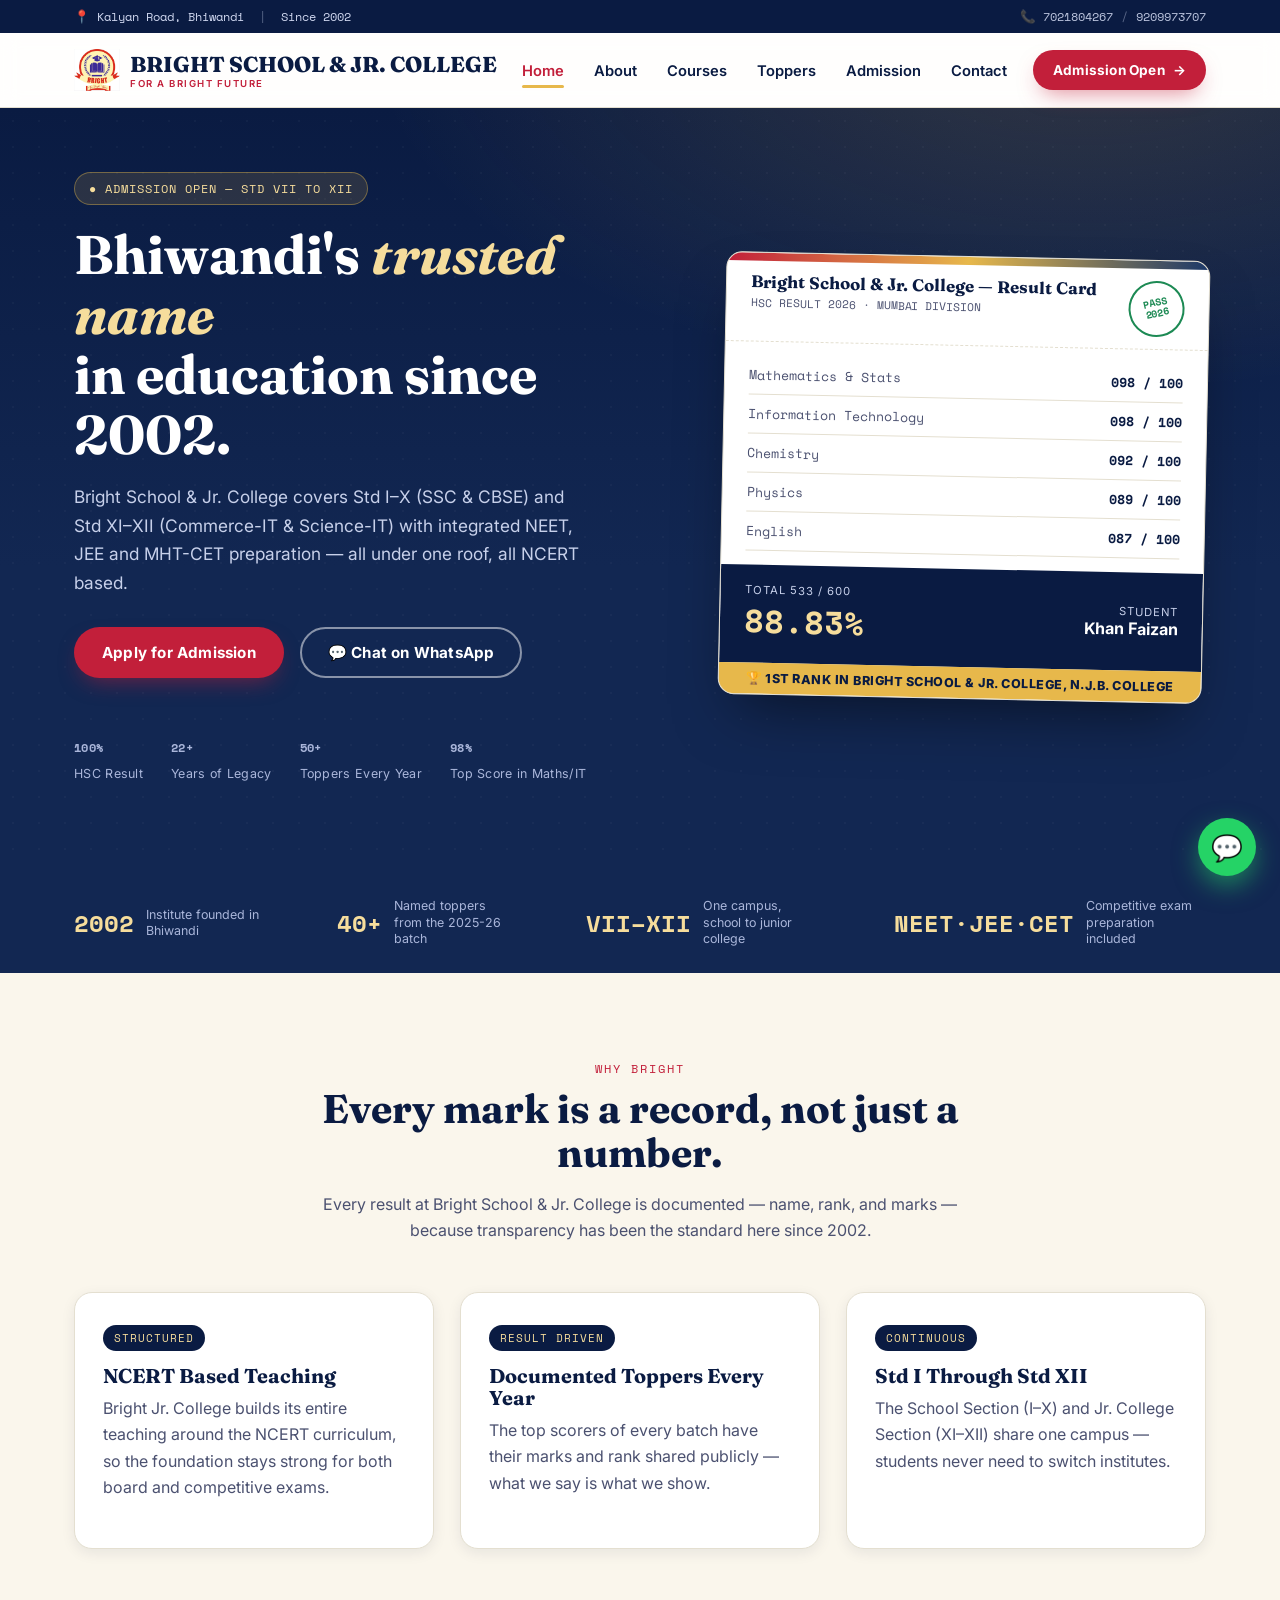
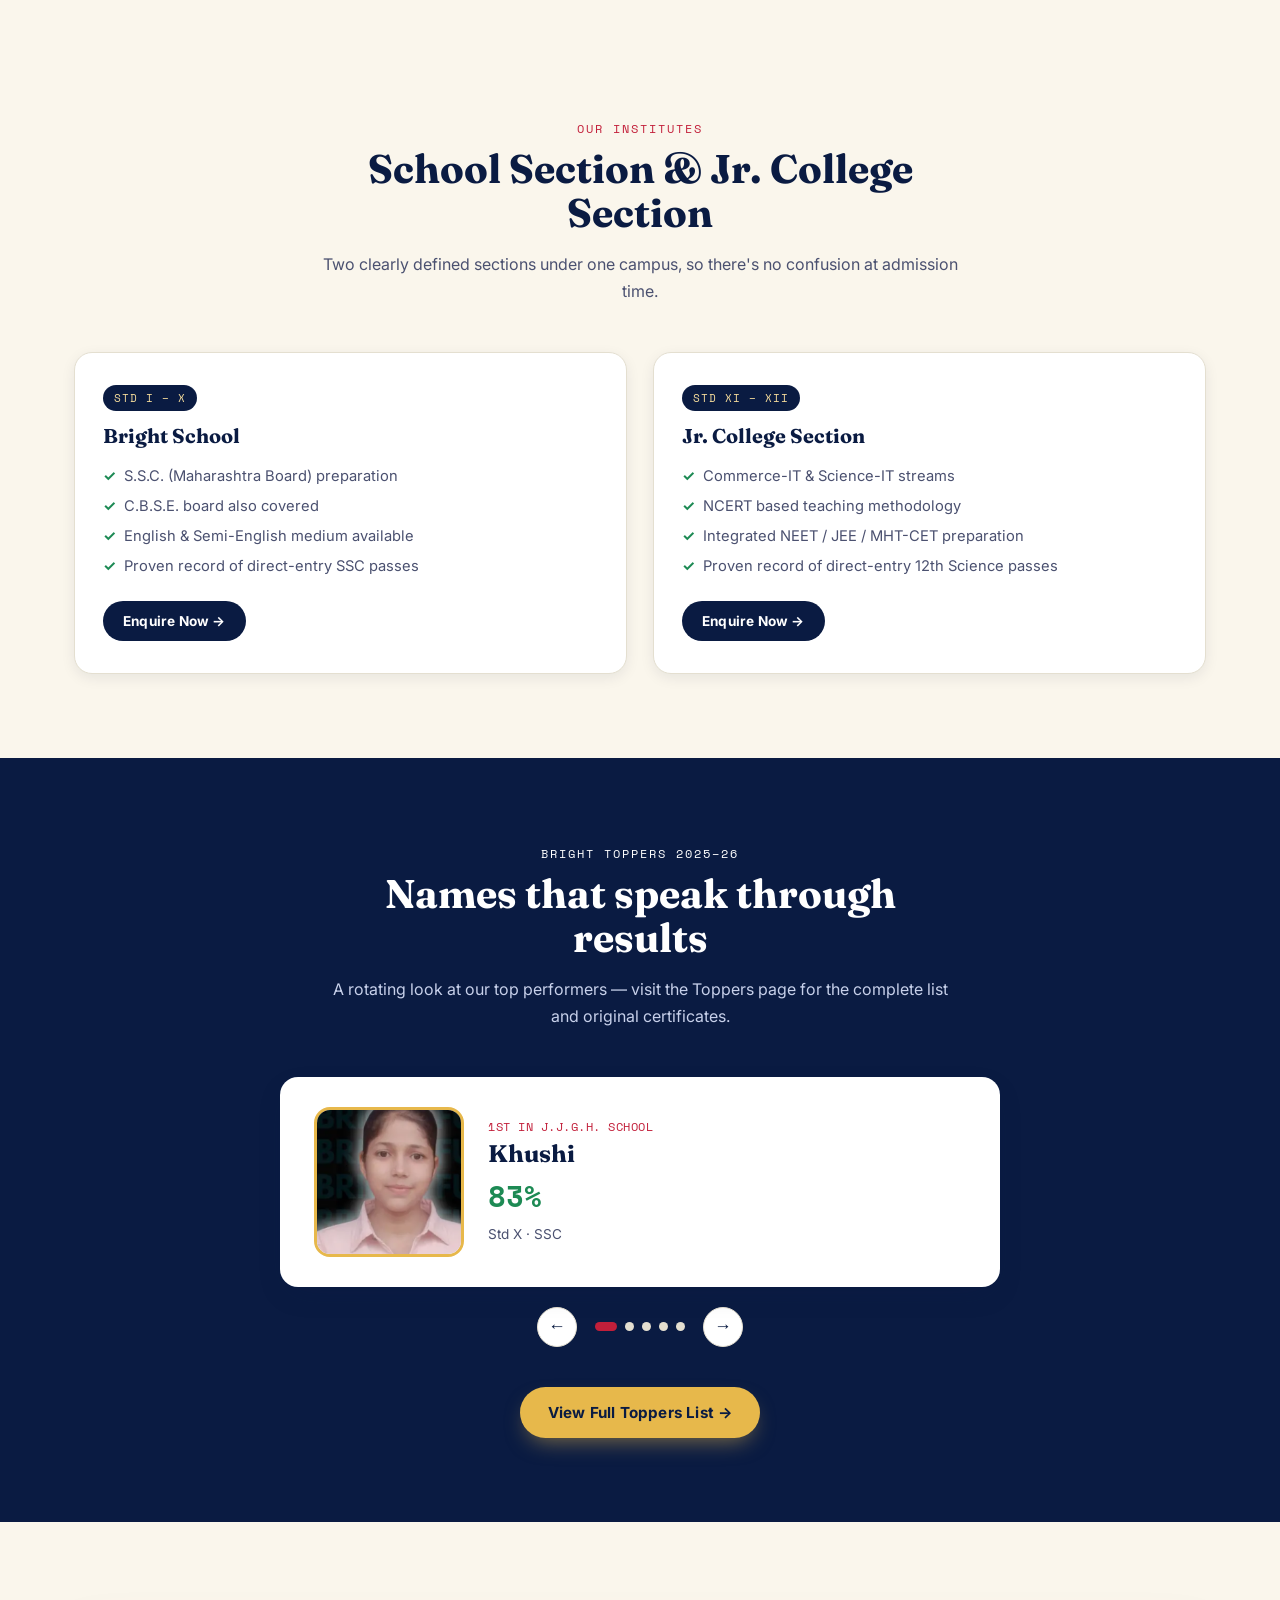
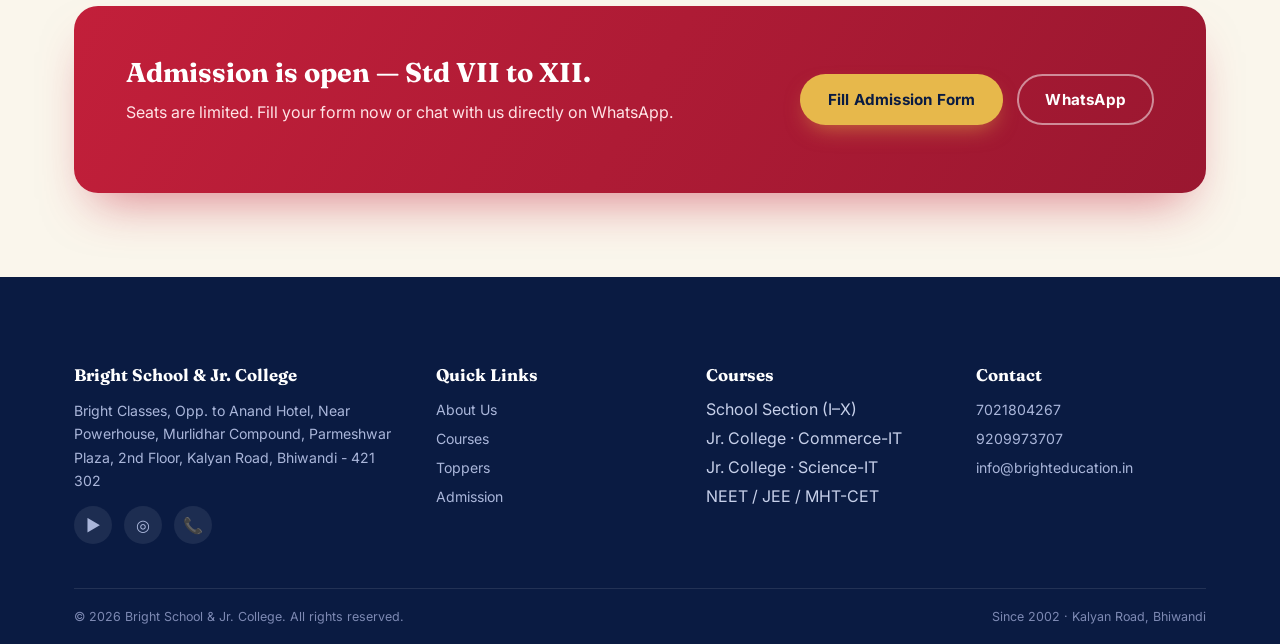
<file: index.html>
<!DOCTYPE html>
<html lang="en">
<head>
<meta charset="UTF-8">
<meta name="viewport" content="width=device-width, initial-scale=1.0">
<title>Bright School & Jr. College — Bhiwandi, Since 2002</title>
<meta name="description" content="Bright Education (Std VII-X) and Bright Jr. College (Std XI-XII, Commerce & Science with NEET/JEE/MHT-CET) — Bhiwandi's trusted coaching institute since 2002. Admission Open.">
<link rel="preconnect" href="https://fonts.googleapis.com">
<link href="https://fonts.googleapis.com/css2?family=Fraunces:ital,wght@0,600;0,700;0,800;0,900;1,600&family=Inter:wght@400;500;600;700;800&family=Space+Mono:wght@400;700&display=swap" rel="stylesheet">
<link rel="stylesheet" href="styles.css">
<script type="application/ld+json">
{
  "@context": "https://schema.org",
  "@type": "EducationalOrganization",
  "name": "Bright Education",
  "alternateName": "Bright Jr. College",
  "url": "https://brighteducation2001.github.io/brighteducation.com/",
  "telephone": "+917021804267",
  "address": {
    "@type": "PostalAddress",
    "streetAddress": "Opp. Anand Hotel, Near Powerhouse, Murlidhar Compound, Parmeshwar Plaza, 2nd Floor, Kalyan Road",
    "addressLocality": "Bhiwandi",
    "postalCode": "421302",
    "addressRegion": "Maharashtra",
    "addressCountry": "IN"
  },
  "foundingDate": "2002"
}
</script>
<link rel="icon" type="image/x-icon" href="logo-full.png">
   <link rel="icon" type="image/png" sizes="32x32" href="favicon-32x32.png">
   <link rel="icon" type="image/png" sizes="16x16" href="favicon-16x16.png">
   <link rel="apple-touch-icon" href="apple-touch-icon.png">
</head>
<body>

<div class="topbar">
  <div class="container">
    <div>📍 Kalyan Road, Bhiwandi <span class="sep">|</span> Since 2002</div>
    <div><a href="tel:+917021804267">📞 7021804267</a><span class="sep">/</span><a href="tel:+919209973707">9209973707</a></div>
  </div>
</div>

<nav class="nav">
  <div class="container">
    <a href="index.html" class="brand">
      <span class="mark"><img src="images/logo.png" alt="Bright Education Logo"></span>
      <span>BRIGHT SCHOOL & JR. COLLEGE<small>For a Bright Future</small></span>
    </a>
    <ul class="nav-links">
      <li><a href="index.html" class="active">Home</a></li>
      <li><a href="index.html#about">About</a></li>
      <li><a href="index.html#courses">Courses</a></li>
      <li><a href="toppers.html">Toppers</a></li>
      <li><a href="admission.html">Admission</a></li>
      <li><a href="contact.html">Contact</a></li>
    </ul>
    <div class="nav-cta">
      <a href="admission.html" class="btn btn-primary btn-sm"><span class="label">Admission Open</span> →</a>
      <button class="nav-toggle" aria-label="Toggle menu">☰</button>
    </div>
  </div>
</nav>

<!-- HERO -->
<header class="hero">
  <div class="container hero-grid">
    <div class="reveal">
      <span class="eyebrow">● Admission Open — Std VII to XII</span>
      <h1>Bhiwandi's <em>trusted name</em><br>in education since 2002.</h1>
      <p class="lead">Bright School & Jr. College covers Std I–X (SSC &amp; CBSE) and Std XI–XII (Commerce-IT &amp; Science-IT) with integrated NEET, JEE and MHT-CET preparation — all under one roof, all NCERT based.</p>
      <div class="hero-actions">
        <a href="admission.html" class="btn btn-primary">Apply for Admission</a>
        <a href="https://wa.me/917021804267" target="_blank" class="btn btn-outline">💬 Chat on WhatsApp</a>
      </div>
      <div class="hero-stats">
        <div class="stat"><b><span data-count="100" data-suffix="%">0%</span></b><span>HSC Result</span></div>
        <div class="stat"><b><span data-count="22" data-suffix="+">0+</span></b><span>Years of Legacy</span></div>
        <div class="stat"><b><span data-count="50" data-suffix="+">0+</span></b><span>Toppers Every Year</span></div>
        <div class="stat"><b><span data-count="98" data-suffix="%">0%</span></b><span>Top Score in Maths/IT</span></div>
      </div>
    </div>

    <div class="reveal">
      <div class="marksheet">
        <div class="ms-head">
          <div>
            <h4>Bright School & Jr. College — Result Card</h4>
            <span>HSC RESULT 2026 · MUMBAI DIVISION</span>
          </div>
          <div class="ms-seal">PASS<br>2026</div>
        </div>
        <div class="ms-rows">
          <div class="ms-row"><span>Mathematics &amp; Stats</span><span>098 / 100</span></div>
          <div class="ms-row"><span>Information Technology</span><span>098 / 100</span></div>
          <div class="ms-row"><span>Chemistry</span><span>092 / 100</span></div>
          <div class="ms-row"><span>Physics</span><span>089 / 100</span></div>
          <div class="ms-row"><span>English</span><span>087 / 100</span></div>
        </div>
        <div class="ms-total">
          <div>
            <div class="lbl">Total 533 / 600</div>
            <div class="pct"><span data-count="88.83" data-decimals="2" data-suffix="%">0%</span></div>
          </div>
          <div style="text-align:right">
            <div class="lbl">Student</div>
            <div style="font-weight:700">Khan Faizan</div>
          </div>
        </div>
        <div class="ms-rank">🏆 1st Rank in Bright School & Jr. College, N.J.B. College</div>
      </div>
    </div>
  </div>
</header>

<!-- TRUST STRIP -->
<div class="trust-strip">
  <div class="container">
    <div class="trust-item"><span class="num">2002</span><span class="txt">Institute founded in Bhiwandi</span></div>
    <div class="trust-item"><span class="num mono">40+</span><span class="txt">Named toppers from the 2025-26 batch</span></div>
    <div class="trust-item"><span class="num mono">VII–XII</span><span class="txt">One campus, school to junior college</span></div>
    <div class="trust-item"><span class="num mono">NEET·JEE·CET</span><span class="txt">Competitive exam preparation included</span></div>
  </div>
</div>

<!-- ABOUT -->
<section class="section section-cream" id="about">
  <div class="container">
    <div class="section-head reveal">
      <span class="kicker">Why Bright</span>
      <h2>Every mark is a record, not just a number.</h2>
      <p>Every result at Bright School & Jr. College is documented — name, rank, and marks — because transparency has been the standard here since 2002.</p>
    </div>
    <div class="grid-3">
      <div class="offer-card reveal">
        <span class="tag">STRUCTURED</span>
        <h3>NCERT Based Teaching</h3>
        <p>Bright Jr. College builds its entire teaching around the NCERT curriculum, so the foundation stays strong for both board and competitive exams.</p>
      </div>
      <div class="offer-card reveal">
        <span class="tag">RESULT DRIVEN</span>
        <h3>Documented Toppers Every Year</h3>
        <p>The top scorers of every batch have their marks and rank shared publicly — what we say is what we show.</p>
      </div>
      <div class="offer-card reveal">
        <span class="tag">CONTINUOUS</span>
        <h3>Std I Through Std XII</h3>
        <p>The School Section (I–X) and Jr. College Section (XI–XII) share one campus — students never need to switch institutes.</p>
      </div>
    </div>
  </div>
</section>

<!-- COURSES -->
<section class="section" id="courses">
  <div class="container">
    <div class="section-head reveal">
      <span class="kicker">Our Institutes</span>
      <h2>School Section &amp; Jr. College Section</h2>
      <p>Two clearly defined sections under one campus, so there's no confusion at admission time.</p>
    </div>
    <div class="grid-2">
      <div class="offer-card reveal">
        <span class="tag">STD I – X</span>
        <h3>Bright School </h3>
        <ul>
          <li>S.S.C. (Maharashtra Board) preparation</li>
          <li>C.B.S.E. board also covered</li>
          <li>English &amp; Semi-English medium available</li>
          <li>Proven record of direct-entry SSC passes</li>
        </ul>
        <div style="margin-top:20px"><a href="admission.html" class="btn btn-navy btn-sm">Enquire Now →</a></div>
      </div>
      <div class="offer-card reveal">
        <span class="tag">STD XI – XII</span>
        <h3>Jr. College Section</h3>
        <ul>
          <li>Commerce-IT &amp; Science-IT streams</li>
          <li>NCERT based teaching methodology</li>
          <li>Integrated NEET / JEE / MHT-CET preparation</li>
          <li>Proven record of direct-entry 12th Science passes</li>
        </ul>
        <div style="margin-top:20px"><a href="admission.html" class="btn btn-navy btn-sm">Enquire Now →</a></div>
      </div>
    </div>
  </div>
</section>

<!-- DYNAMIC TOPPERS CAROUSEL -->
<section class="section section-navy">
  <div class="container">
    <div class="section-head reveal">
      <span class="kicker">Bright Toppers 2025–26</span>
      <h2>Names that speak through results</h2>
      <p style="color:#c7d0ea">A rotating look at our top performers — visit the Toppers page for the complete list and original certificates.</p>
    </div>

    <div class="carousel-wrap reveal" style="max-width:720px;margin:0 auto;">
      <div class="carousel-track" data-carousel-track></div>
    </div>
    <div class="carousel-controls">
      <button class="carousel-arrow" data-carousel-prev aria-label="Previous topper">←</button>
      <div class="carousel-dots" data-carousel-dots></div>
      <button class="carousel-arrow" data-carousel-next aria-label="Next topper">→</button>
    </div>

    <div style="text-align:center;margin-top:40px">
      <a href="toppers.html" class="btn btn-gold">View Full Toppers List →</a>
    </div>
  </div>
</section>

<!-- CTA -->
<section class="section section-cream">
  <div class="container">
    <div class="cta-banner reveal">
      <div>
        <h3>Admission is open — Std VII to XII.</h3>
        <p>Seats are limited. Fill your form now or chat with us directly on WhatsApp.</p>
      </div>
      <div style="display:flex;gap:14px;flex-wrap:wrap">
        <a href="admission.html" class="btn btn-gold">Fill Admission Form</a>
        <a href="https://wa.me/917021804267" target="_blank" class="btn btn-outline">WhatsApp</a>
      </div>
    </div>
  </div>
</section>

<footer>
  <div class="container">
    <div class="footer-grid">
      <div>
        <h5>Bright School & Jr. College</h5>
        <p>Bright Classes, Opp. to Anand Hotel, Near Powerhouse, Murlidhar Compound, Parmeshwar Plaza, 2nd Floor, Kalyan Road, Bhiwandi - 421 302</p>
        <div class="social-row">
          <a href="https://www.youtube.com/@brighteducationalchannel9335" target="_blank" aria-label="YouTube">▶</a>
          <a href="https://instagram.com/bright_education26" target="_blank" aria-label="Instagram">◎</a>
          <a href="tel:+917021804267" aria-label="Call">📞</a>
        </div>
      </div>
      <div>
        <h5>Quick Links</h5>
        <ul>
          <li><a href="index.html#about">About Us</a></li>
          <li><a href="index.html#courses">Courses</a></li>
          <li><a href="toppers.html">Toppers</a></li>
          <li><a href="admission.html">Admission</a></li>
        </ul>
      </div>
      <div>
        <h5>Courses</h5>
        <ul>
          <li>School Section (I–X)</li>
          <li>Jr. College · Commerce-IT</li>
          <li>Jr. College · Science-IT</li>
          <li>NEET / JEE / MHT-CET</li>
        </ul>
      </div>
      <div>
        <h5>Contact</h5>
        <ul>
          <li><a href="tel:+917021804267">7021804267</a></li>
          <li><a href="tel:+919209973707">9209973707</a></li>
          <li><a href="mailto:info@brighteducation.in">info@brighteducation.in</a></li>
        </ul>
      </div>
    </div>
    <div class="footer-bottom">
      <span>© 2026 Bright School & Jr. College. All rights reserved.</span>
      <span>Since 2002 · Kalyan Road, Bhiwandi</span>
    </div>
  </div>
</footer>

<a href="https://wa.me/917021804267" target="_blank" class="whatsapp-float" aria-label="WhatsApp">💬</a>

<!-- ADMISSION POPUP (see js/popup.js to change timing/behaviour) -->
<div class="popup-overlay" id="admissionPopup">
  <div class="popup-card">
    <div class="popup-banner">
      <span class="eyebrow">● Limited Seats</span>
      <button class="popup-close" data-popup-close aria-label="Close">✕</button>
      <h3>Admission Open Now</h3>
      <p style="color:#c7d0ea;margin:0;font-size:.88rem">Std VII to XII · Bright Education &amp; Bright Jr. College</p>
    </div>
    <div class="popup-body">
      <p>Secure your seat for the 2026–27 batch today. Our counsellors will guide you through the right stream, batch timing, and fee structure.</p>
      <div class="popup-actions">
        <a href="admission.html" class="btn btn-primary">Apply for Admission</a>
        <a href="https://wa.me/917021804267" target="_blank" class="btn btn-navy">WhatsApp Us</a>
      </div>
    </div>
  </div>
</div>

<script src="data/toppers-data.js"></script>
<script src="js/render.js"></script>
<script src="js/popup.js"></script>
<script src="script.js"></script>
</body>
</html>
</file>
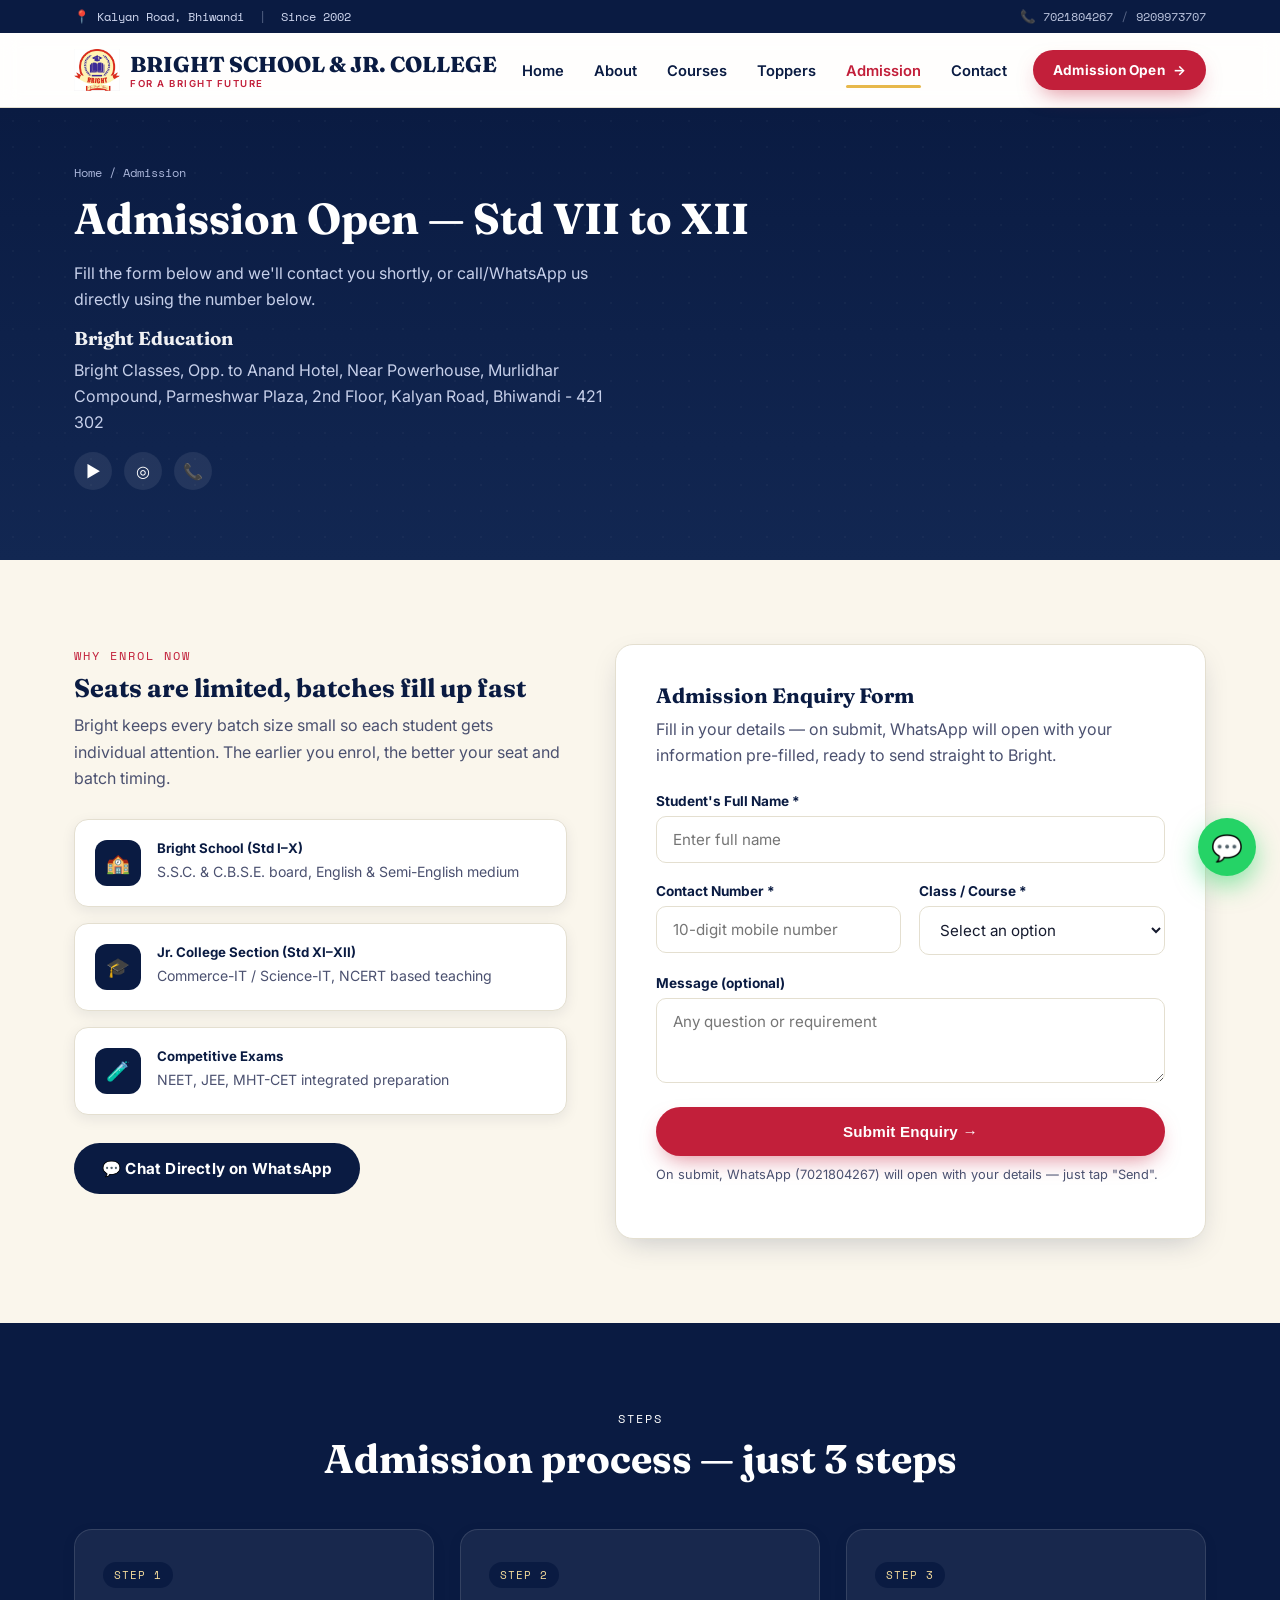
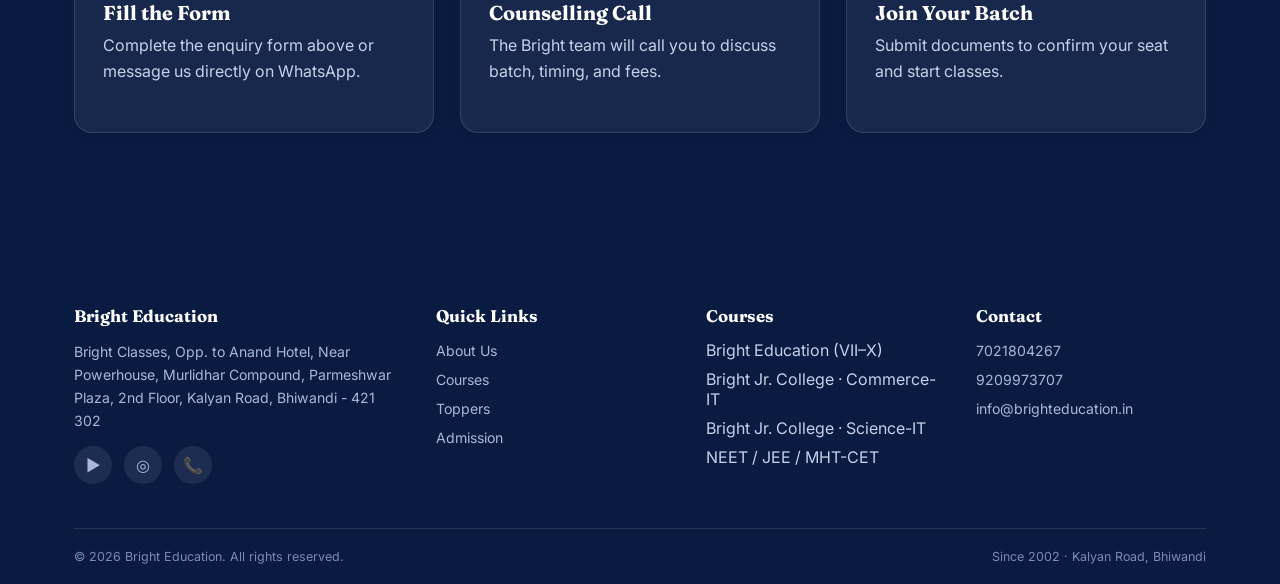
<file: admission.html>
<!DOCTYPE html>
<html lang="en">
<head>
<meta charset="UTF-8">
<meta name="viewport" content="width=device-width, initial-scale=1.0">
<title>Admission Open | Bright School & Jr. College</title>
<meta name="description" content="Admission is open at Bright Education (Std VII-X) and Bright Jr. College (Std XI-XII) in Bhiwandi. Fill the form and get an instant WhatsApp confirmation.">
<link rel="preconnect" href="https://fonts.googleapis.com">
<link href="https://fonts.googleapis.com/css2?family=Fraunces:ital,wght@0,600;0,700;0,800;0,900;1,600&family=Inter:wght@400;500;600;700;800&family=Space+Mono:wght@400;700&display=swap" rel="stylesheet">
<link rel="stylesheet" href="styles.css">
<link rel="icon" type="image/x-icon" href="logo-full.png">
   <link rel="icon" type="image/png" sizes="32x32" href="favicon-32x32.png">
   <link rel="icon" type="image/png" sizes="16x16" href="favicon-16x16.png">
   <link rel="apple-touch-icon" href="apple-touch-icon.png">
</head>
<body>

<div class="topbar">
  <div class="container">
    <div>📍 Kalyan Road, Bhiwandi <span class="sep">|</span> Since 2002</div>
    <div><a href="tel:+917021804267">📞 7021804267</a><span class="sep">/</span><a href="tel:+919209973707">9209973707</a></div>
  </div>
</div>

<nav class="nav">
  <div class="container">
    <a href="index.html" class="brand">
      <span class="mark"><img src="images/logo.png" alt="Bright Education Logo"></span>
      <span>BRIGHT SCHOOL & JR. COLLEGE<small>For a Bright Future</small></span>
    </a>
    <ul class="nav-links">
      <li><a href="index.html">Home</a></li>
      <li><a href="index.html#about">About</a></li>
      <li><a href="index.html#courses">Courses</a></li>
      <li><a href="toppers.html">Toppers</a></li>
      <li><a href="admission.html" class="active">Admission</a></li>
      <li><a href="contact.html">Contact</a></li>
    </ul>
    <div class="nav-cta">
      <a href="admission.html" class="btn btn-primary btn-sm"><span class="label">Admission Open</span> →</a>
      <button class="nav-toggle" aria-label="Toggle menu">☰</button>
    </div>
  </div>
</nav>

<header class="page-header">
  <div class="container">
    <div class="breadcrumb"><a href="index.html">Home</a> / Admission</div>
    <h1>Admission Open — Std VII to XII</h1>
    <p style="color:#c7d0ea;max-width:560px">Fill the form below and we'll contact you shortly, or call/WhatsApp us directly using the number below.</p>
    <div>
        <h3  style="color:#eff0f3;max-width:560px">Bright Education</h3>
        <p style="color:#c7d0ea;max-width:560px" >Bright Classes, Opp. to Anand Hotel, Near Powerhouse, Murlidhar Compound, Parmeshwar Plaza, 2nd Floor, Kalyan Road, Bhiwandi - 421 302</p>
        <div class="social-row">
          <a href="https://www.youtube.com/@brighteducationalchannel9335" target="_blank" aria-label="YouTube">▶</a>
          <a href="https://instagram.com/bright_education26" target="_blank" aria-label="Instagram">◎</a>
          <a href="tel:+917021804267" aria-label="Call">📞</a>
        </div>
  </div>
  </div>
  
</header>

<section class="section section-cream">
  <div class="container" style="display:grid;grid-template-columns:1fr 1.2fr;gap:48px;align-items:flex-start;">

    <div class="reveal">
      <span class="kicker">Why Enrol Now</span>
      <h2 style="font-size:1.6rem">Seats are limited, batches fill up fast</h2>
      <p>Bright keeps every batch size small so each student gets individual attention. The earlier you enrol, the better your seat and batch timing.</p>

      <div style="display:flex;flex-direction:column;gap:16px;margin-top:28px">
        <div class="info-card">
          <div class="ic">🏫</div>
          <div><h5>Bright School (Std I–X)</h5><p>S.S.C. &amp; C.B.S.E. board, English &amp; Semi-English medium</p></div>
        </div>
        <div class="info-card">
          <div class="ic">🎓</div>
          <div><h5>Jr. College Section (Std XI–XII)</h5><p>Commerce-IT / Science-IT, NCERT based teaching</p></div>
        </div>
        <div class="info-card">
          <div class="ic">🧪</div>
          <div><h5>Competitive Exams</h5><p>NEET, JEE, MHT-CET integrated preparation</p></div>
        </div>
      </div>

      <div style="margin-top:28px">
        <a href="https://wa.me/917021804267" target="_blank" class="btn btn-navy">💬 Chat Directly on WhatsApp</a>
      </div>
    </div>

    <div class="reveal">
      <div class="form-card">
        <h3 style="font-size:1.3rem">Admission Enquiry Form</h3>
        <p style="margin-bottom:24px">Fill in your details — on submit, WhatsApp will open with your information pre-filled, ready to send straight to Bright.</p>
        <form id="admissionForm">
          <div class="field">
            <label for="fname">Student's Full Name *</label>
            <input type="text" id="fname" name="fname" placeholder="Enter full name" required>
          </div>
          <div class="field-row">
            <div class="field">
              <label for="fphone">Contact Number *</label>
              <input type="tel" id="fphone" name="fphone" placeholder="10-digit mobile number" pattern="[0-9]{10}" required>
            </div>
            <div class="field">
              <label for="fclass">Class / Course *</label>
              <select id="fclass" name="fclass" required>
                <option value="">Select an option</option>
                <optgroup label="Bright School (I–X)">
                  <option value="Std I">Std I</option>
                  <option value="Std II">Std II</option>
                  <option value="Std III">Std III</option>
                  <option value="Std IV">Std IV</option>
                  <option value="Std V">Std V</option>
                  <option value="Std VI">Std VI</option>
                  <option value="Std VII">Std VII</option>
                  <option value="Std VIII">Std VIII</option>
                  <option value="Std IX">Std IX</option>
                  <option value="Std X (SSC)">Std X (SSC)</option>
                  <option value="Std X (CBSE)">Std X (CBSE)</option>
                </optgroup>
                <optgroup label="Bright Jr. College (XI–XII)">
                  <option value="XI Commerce-IT">XI Commerce-IT</option>
                  <option value="XI Science-IT">XI Science-IT</option>
                  <option value="XII Commerce-IT">XII Commerce-IT</option>
                  <option value="XII Science-IT">XII Science-IT</option>
                  <option value="NEET/JEE/MHT-CET">NEET / JEE / MHT-CET</option>
                </optgroup>
              </select>
            </div>
          </div>
          <div class="field">
            <label for="fmessage">Message (optional)</label>
            <textarea id="fmessage" name="fmessage" rows="3" placeholder="Any question or requirement"></textarea>
          </div>
          <button type="submit" class="btn btn-primary" style="width:100%;justify-content:center">Submit Enquiry →</button>
          <p class="form-note">On submit, WhatsApp (7021804267) will open with your details — just tap "Send".</p>
          <div class="success-box" id="formSuccess">✅ Your details are ready! Check the WhatsApp message and tap "Send" — the Bright team will reply shortly.</div>
        </form>
      </div>
    </div>

  </div>
</section>

<section class="section section-navy">
  <div class="container">
    <div class="section-head reveal">
      <span class="kicker">Steps</span>
      <h2>Admission process — just 3 steps</h2>
    </div>
    <div class="grid-3 reveal">
      <div class="offer-card" style="background:rgba(255,255,255,.06);border-color:rgba(255,255,255,.12)">
        <span class="tag">STEP 1</span>
        <h3 style="color:#fff">Fill the Form</h3>
        <p style="color:#c7d0ea">Complete the enquiry form above or message us directly on WhatsApp.</p>
      </div>
      <div class="offer-card" style="background:rgba(255,255,255,.06);border-color:rgba(255,255,255,.12)">
        <span class="tag">STEP 2</span>
        <h3 style="color:#fff">Counselling Call</h3>
        <p style="color:#c7d0ea">The Bright team will call you to discuss batch, timing, and fees.</p>
      </div>
      <div class="offer-card" style="background:rgba(255,255,255,.06);border-color:rgba(255,255,255,.12)">
        <span class="tag">STEP 3</span>
        <h3 style="color:#fff">Join Your Batch</h3>
        <p style="color:#c7d0ea">Submit documents to confirm your seat and start classes.</p>
      </div>
    </div>
  </div>
</section>

<footer>
  <div class="container">
    <div class="footer-grid">
      <div>
        <h5>Bright Education</h5>
        <p>Bright Classes, Opp. to Anand Hotel, Near Powerhouse, Murlidhar Compound, Parmeshwar Plaza, 2nd Floor, Kalyan Road, Bhiwandi - 421 302</p>
        <div class="social-row">
          <a href="https://www.youtube.com/@brighteducationalchannel9335" target="_blank" aria-label="YouTube">▶</a>
          <a href="https://instagram.com/bright_education26" target="_blank" aria-label="Instagram">◎</a>
          <a href="tel:+917021804267" aria-label="Call">📞</a>
        </div>
      </div>
      <div>
        <h5>Quick Links</h5>
        <ul>
          <li><a href="index.html#about">About Us</a></li>
          <li><a href="index.html#courses">Courses</a></li>
          <li><a href="toppers.html">Toppers</a></li>
          <li><a href="admission.html">Admission</a></li>
        </ul>
      </div>
      <div>
        <h5>Courses</h5>
        <ul>
          <li>Bright Education (VII–X)</li>
          <li>Bright Jr. College · Commerce-IT</li>
          <li>Bright Jr. College · Science-IT</li>
          <li>NEET / JEE / MHT-CET</li>
        </ul>
      </div>
      <div>
        <h5>Contact</h5>
        <ul>
          <li><a href="tel:+917021804267">7021804267</a></li>
          <li><a href="tel:+919209973707">9209973707</a></li>
          <li><a href="mailto:info@brighteducation.in">info@brighteducation.in</a></li>
        </ul>
      </div>
    </div>
    <div class="footer-bottom">
      <span>© 2026 Bright Education. All rights reserved.</span>
      <span>Since 2002 · Kalyan Road, Bhiwandi</span>
    </div>
  </div>
</footer>

<a href="https://wa.me/917021804267" target="_blank" class="whatsapp-float" aria-label="WhatsApp">💬</a>
<script src="script.js"></script>
</body>
</html>
</file>
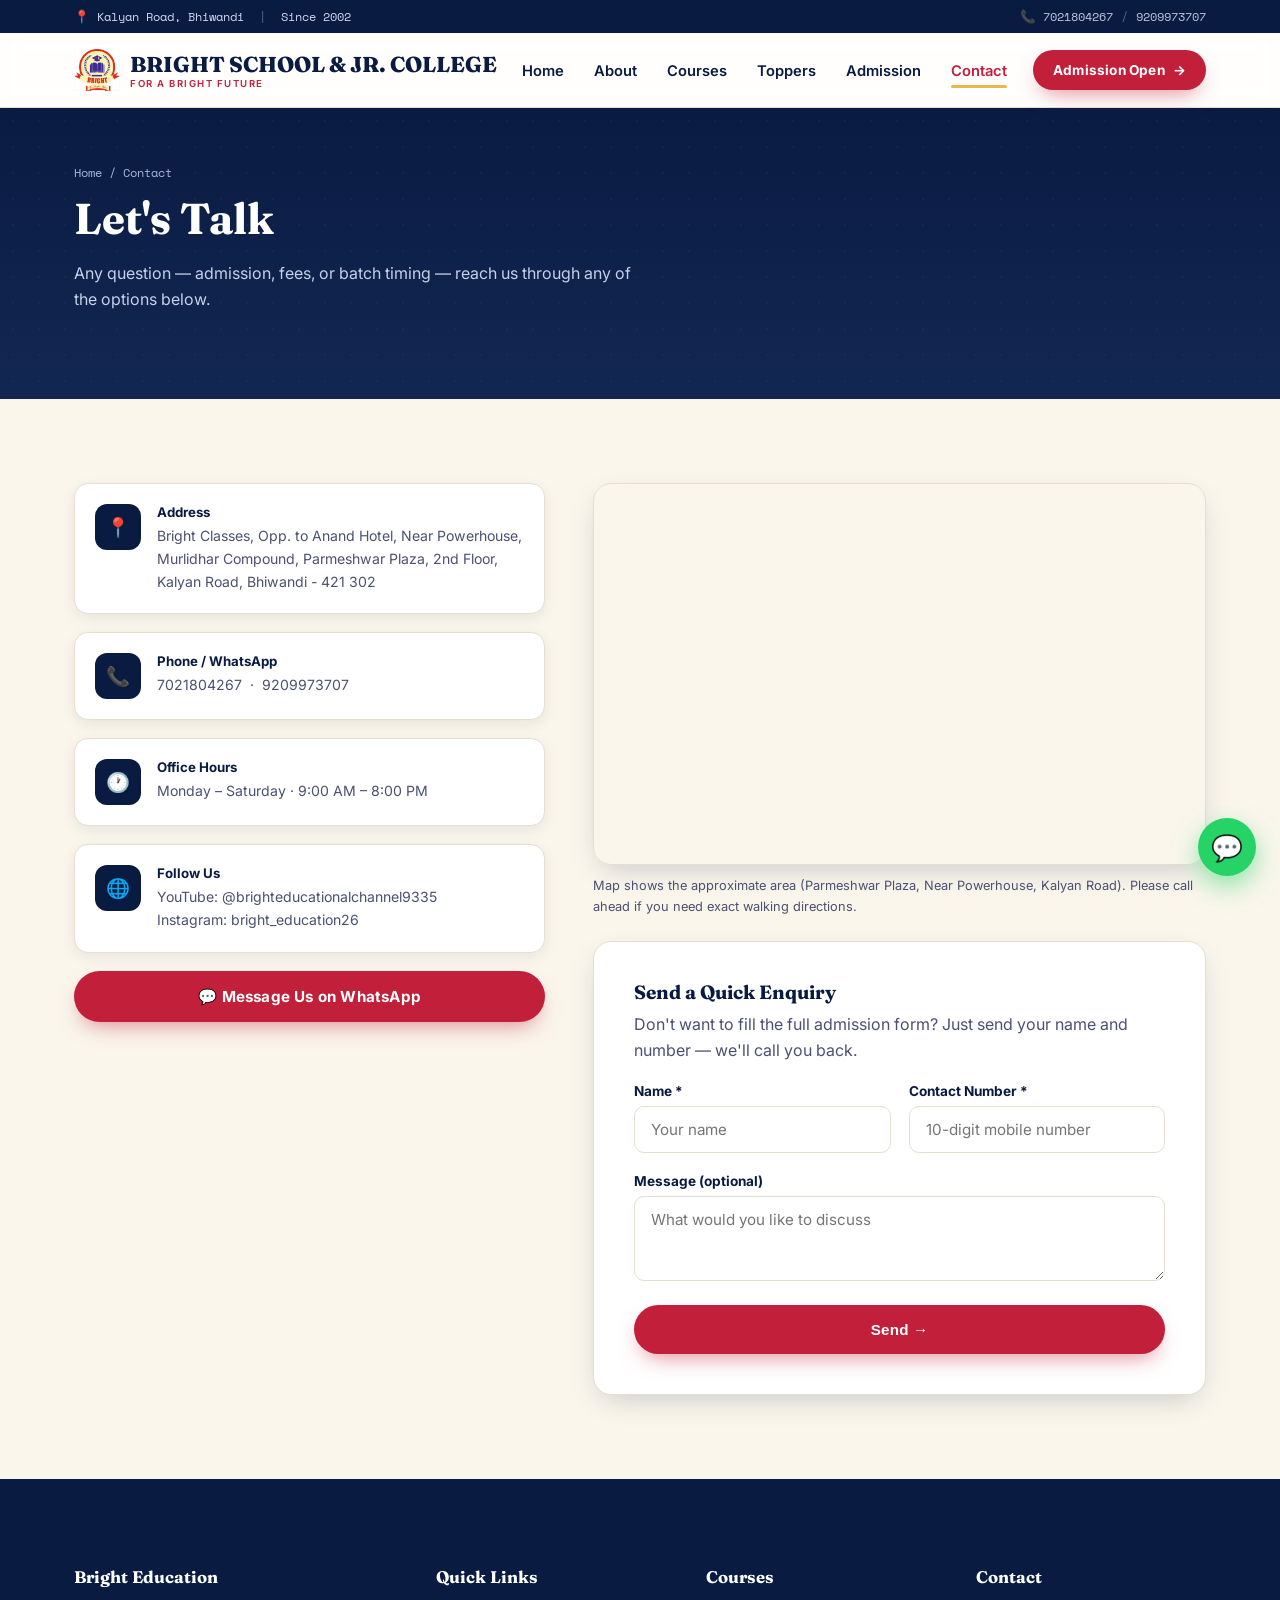
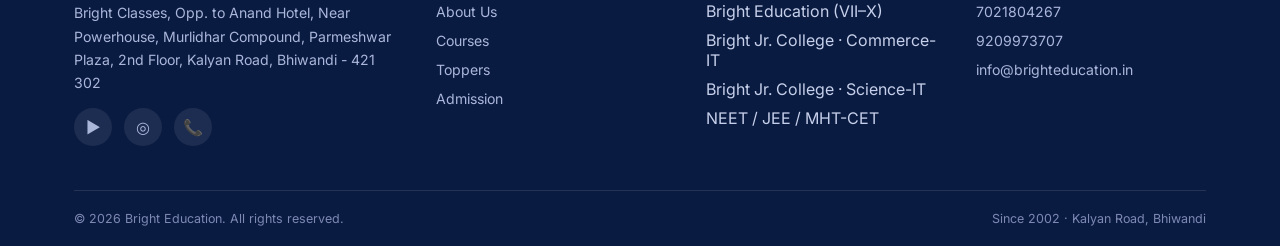
<file: contact.html>
<!DOCTYPE html>
<html lang="en">
<head>
<meta charset="UTF-8">
<meta name="viewport" content="width=device-width, initial-scale=1.0">
<title>Contact Us | Bright School & Jr. College</title>
<meta name="description" content="Contact Bright Education and Bright Jr. College — Kalyan Road, Bhiwandi. Phone, WhatsApp, and location map available here.">
<link rel="preconnect" href="https://fonts.googleapis.com">
<link href="https://fonts.googleapis.com/css2?family=Fraunces:ital,wght@0,600;0,700;0,800;0,900;1,600&family=Inter:wght@400;500;600;700;800&family=Space+Mono:wght@400;700&display=swap" rel="stylesheet">
<link rel="stylesheet" href="styles.css">
<link rel="icon" type="image/x-icon" href="logo-full.png">
   <link rel="icon" type="image/png" sizes="32x32" href="favicon-32x32.png">
   <link rel="icon" type="image/png" sizes="16x16" href="favicon-16x16.png">
   <link rel="apple-touch-icon" href="apple-touch-icon.png">
</head>
<body>

<div class="topbar">
  <div class="container">
    <div>📍 Kalyan Road, Bhiwandi <span class="sep">|</span> Since 2002</div>
    <div><a href="tel:+917021804267">📞 7021804267</a><span class="sep">/</span><a href="tel:+919209973707">9209973707</a></div>
  </div>
</div>

<nav class="nav">
  <div class="container">
    <a href="index.html" class="brand">
      <span class="mark"><img src="images/logo.png" alt="Bright Education Logo"></span>
      <span>BRIGHT SCHOOL & JR. COLLEGE<small>For a Bright Future</small></span>
    </a>
    <ul class="nav-links">
      <li><a href="index.html">Home</a></li>
      <li><a href="index.html#about">About</a></li>
      <li><a href="index.html#courses">Courses</a></li>
      <li><a href="toppers.html">Toppers</a></li>
      <li><a href="admission.html">Admission</a></li>
      <li><a href="contact.html" class="active">Contact</a></li>
    </ul>
    <div class="nav-cta">
      <a href="admission.html" class="btn btn-primary btn-sm"><span class="label">Admission Open</span> →</a>
      <button class="nav-toggle" aria-label="Toggle menu">☰</button>
    </div>
  </div>
</nav>

<header class="page-header">
  <div class="container">
    <div class="breadcrumb"><a href="index.html">Home</a> / Contact</div>
    <h1>Let's Talk</h1>
    <p style="color:#c7d0ea;max-width:560px">Any question — admission, fees, or batch timing — reach us through any of the options below.</p>
  </div>
</header>

<section class="section section-cream">
  <div class="container" style="display:grid;grid-template-columns:1fr 1.3fr;gap:48px;align-items:flex-start;">

    <div class="reveal" style="display:flex;flex-direction:column;gap:18px">
      <div class="info-card">
        <div class="ic">📍</div>
        <div>
          <h5>Address</h5>
          <p>Bright Classes, Opp. to Anand Hotel, Near Powerhouse, Murlidhar Compound, Parmeshwar Plaza, 2nd Floor, Kalyan Road, Bhiwandi - 421 302</p>
        </div>
      </div>
      <div class="info-card">
        <div class="ic">📞</div>
        <div>
          <h5>Phone / WhatsApp</h5>
          <p><a href="tel:+917021804267">7021804267</a> &nbsp;·&nbsp; <a href="tel:+919209973707">9209973707</a></p>
        </div>
      </div>
      <div class="info-card">
        <div class="ic">🕐</div>
        <div>
          <h5>Office Hours</h5>
          <p>Monday – Saturday · 9:00 AM – 8:00 PM</p>
        </div>
      </div>
      <div class="info-card">
        <div class="ic">🌐</div>
        <div>
          <h5>Follow Us</h5>
          <p><a href="https://www.youtube.com/@brighteducationalchannel9335" target="_blank">YouTube: @brighteducationalchannel9335</a><br><a href="https://instagram.com/bright_education26" target="_blank">Instagram: bright_education26</a></p>
        </div>
      </div>
      <a href="https://wa.me/917021804267" target="_blank" class="btn btn-primary" style="justify-content:center">💬 Message Us on WhatsApp</a>
    </div>

    <div class="reveal">
      <div class="map-wrap">
        <iframe
          src="https://www.google.com/maps?q=Parmeshwar+Plaza+Near+Powerhouse+Kalyan+Road+Bhiwandi+421302&output=embed"
          allowfullscreen loading="lazy" referrerpolicy="no-referrer-when-downgrade"
          title="Bright Education Location Map">
        </iframe>
      </div>
      <p class="form-note" style="margin-top:10px">Map shows the approximate area (Parmeshwar Plaza, Near Powerhouse, Kalyan Road). Please call ahead if you need exact walking directions.</p>

      <div class="form-card" style="margin-top:24px">
        <h3 style="font-size:1.2rem">Send a Quick Enquiry</h3>
        <p style="margin-bottom:20px">Don't want to fill the full admission form? Just send your name and number — we'll call you back.</p>
        <form id="admissionForm">
          <div class="field-row">
            <div class="field">
              <label for="fname">Name *</label>
              <input type="text" id="fname" name="fname" placeholder="Your name" required>
            </div>
            <div class="field">
              <label for="fphone">Contact Number *</label>
              <input type="tel" id="fphone" name="fphone" placeholder="10-digit mobile number" pattern="[0-9]{10}" required>
            </div>
          </div>
          <input type="hidden" id="fclass" value="Contact Page Enquiry">
          <div class="field">
            <label for="fmessage">Message (optional)</label>
            <textarea id="fmessage" name="fmessage" rows="3" placeholder="What would you like to discuss"></textarea>
          </div>
          <button type="submit" class="btn btn-primary" style="width:100%;justify-content:center">Send →</button>
          <div class="success-box" id="formSuccess">✅ Your details are ready! Tap "Send" in WhatsApp.</div>
        </form>
      </div>
    </div>

  </div>
</section>

<footer>
  <div class="container">
    <div class="footer-grid">
      <div>
        <h5>Bright Education</h5>
        <p>Bright Classes, Opp. to Anand Hotel, Near Powerhouse, Murlidhar Compound, Parmeshwar Plaza, 2nd Floor, Kalyan Road, Bhiwandi - 421 302</p>
        <div class="social-row">
          <a href="https://www.youtube.com/@brighteducationalchannel9335" target="_blank" aria-label="YouTube">▶</a>
          <a href="https://instagram.com/bright_education26" target="_blank" aria-label="Instagram">◎</a>
          <a href="tel:+917021804267" aria-label="Call">📞</a>
        </div>
      </div>
      <div>
        <h5>Quick Links</h5>
        <ul>
          <li><a href="index.html#about">About Us</a></li>
          <li><a href="index.html#courses">Courses</a></li>
          <li><a href="toppers.html">Toppers</a></li>
          <li><a href="admission.html">Admission</a></li>
        </ul>
      </div>
      <div>
        <h5>Courses</h5>
        <ul>
          <li>Bright Education (VII–X)</li>
          <li>Bright Jr. College · Commerce-IT</li>
          <li>Bright Jr. College · Science-IT</li>
          <li>NEET / JEE / MHT-CET</li>
        </ul>
      </div>
      <div>
        <h5>Contact</h5>
        <ul>
          <li><a href="tel:+917021804267">7021804267</a></li>
          <li><a href="tel:+919209973707">9209973707</a></li>
          <li><a href="mailto:info@brighteducation.in">info@brighteducation.in</a></li>
        </ul>
      </div>
    </div>
    <div class="footer-bottom">
      <span>© 2026 Bright Education. All rights reserved.</span>
      <span>Since 2002 · Kalyan Road, Bhiwandi</span>
    </div>
  </div>
</footer>

<a href="https://wa.me/917021804267" target="_blank" class="whatsapp-float" aria-label="WhatsApp">💬</a>
<script src="script.js"></script>
</body>
</html>
</file>
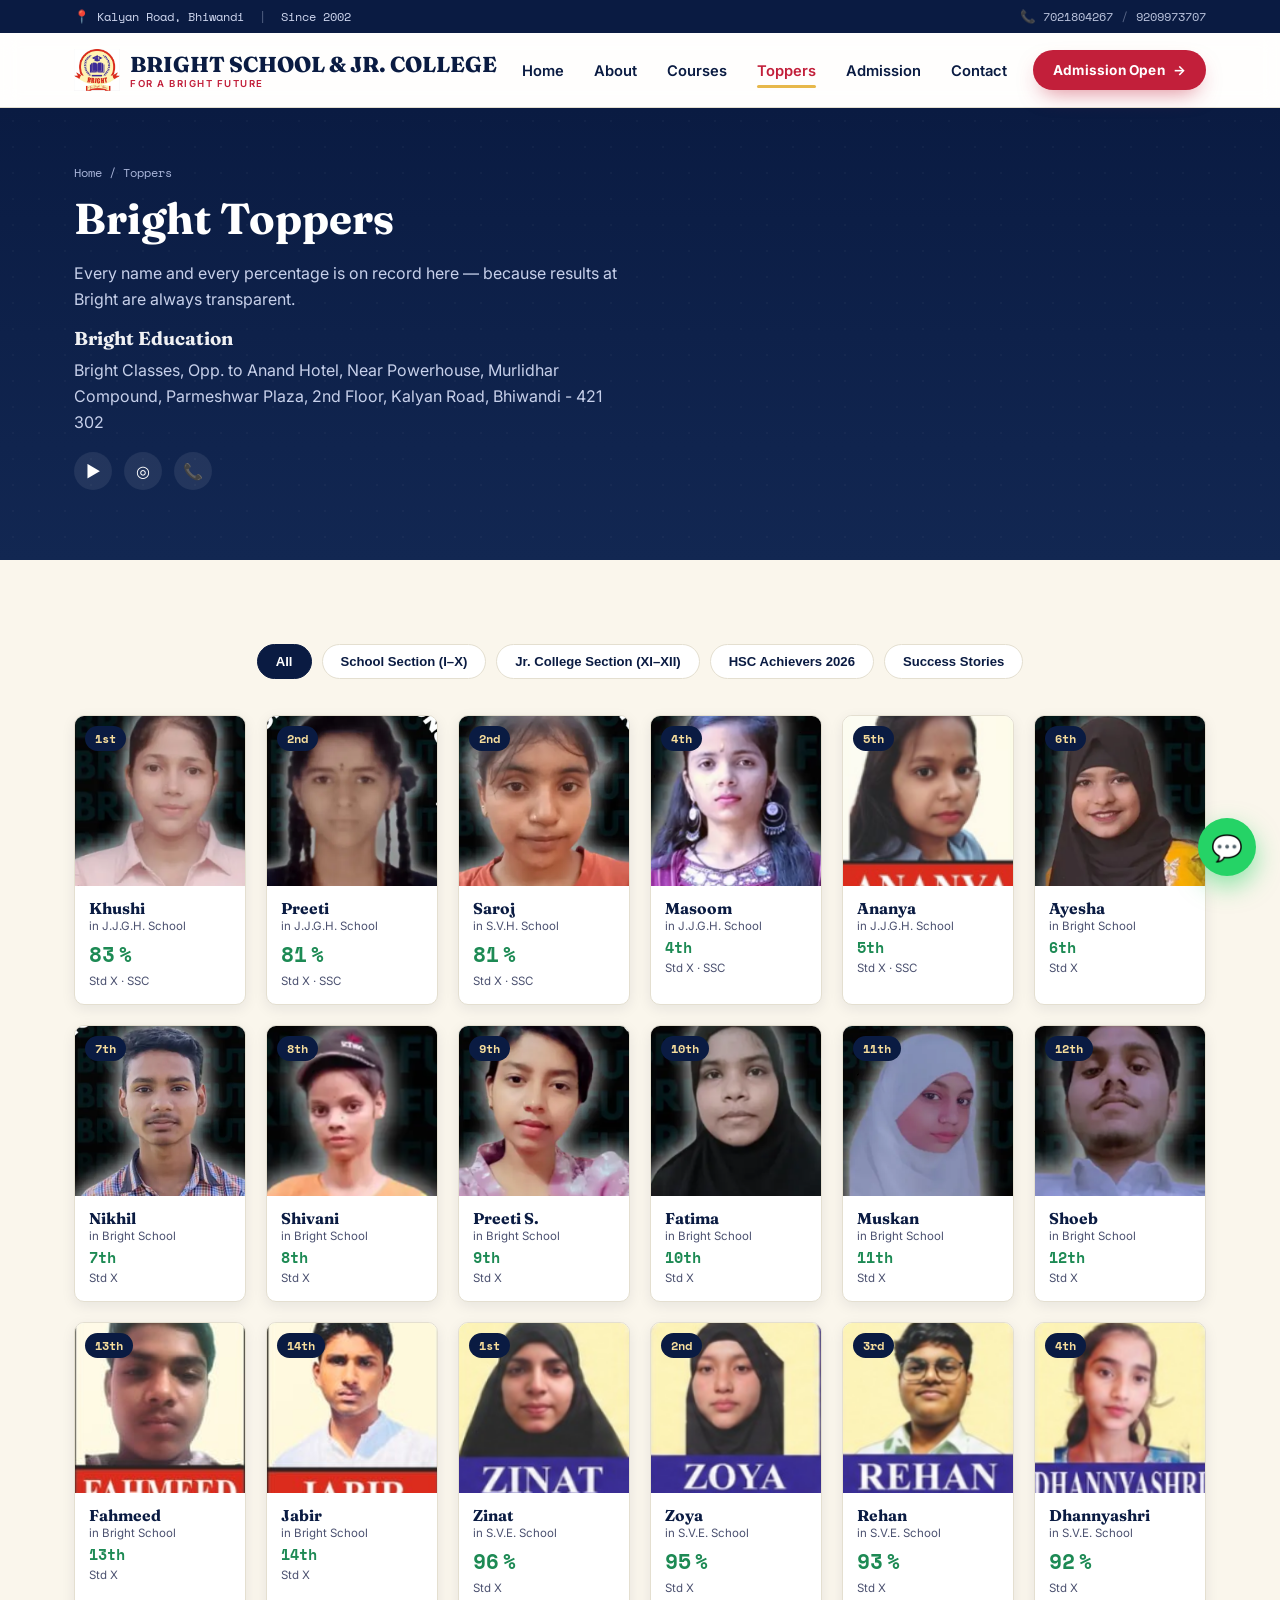
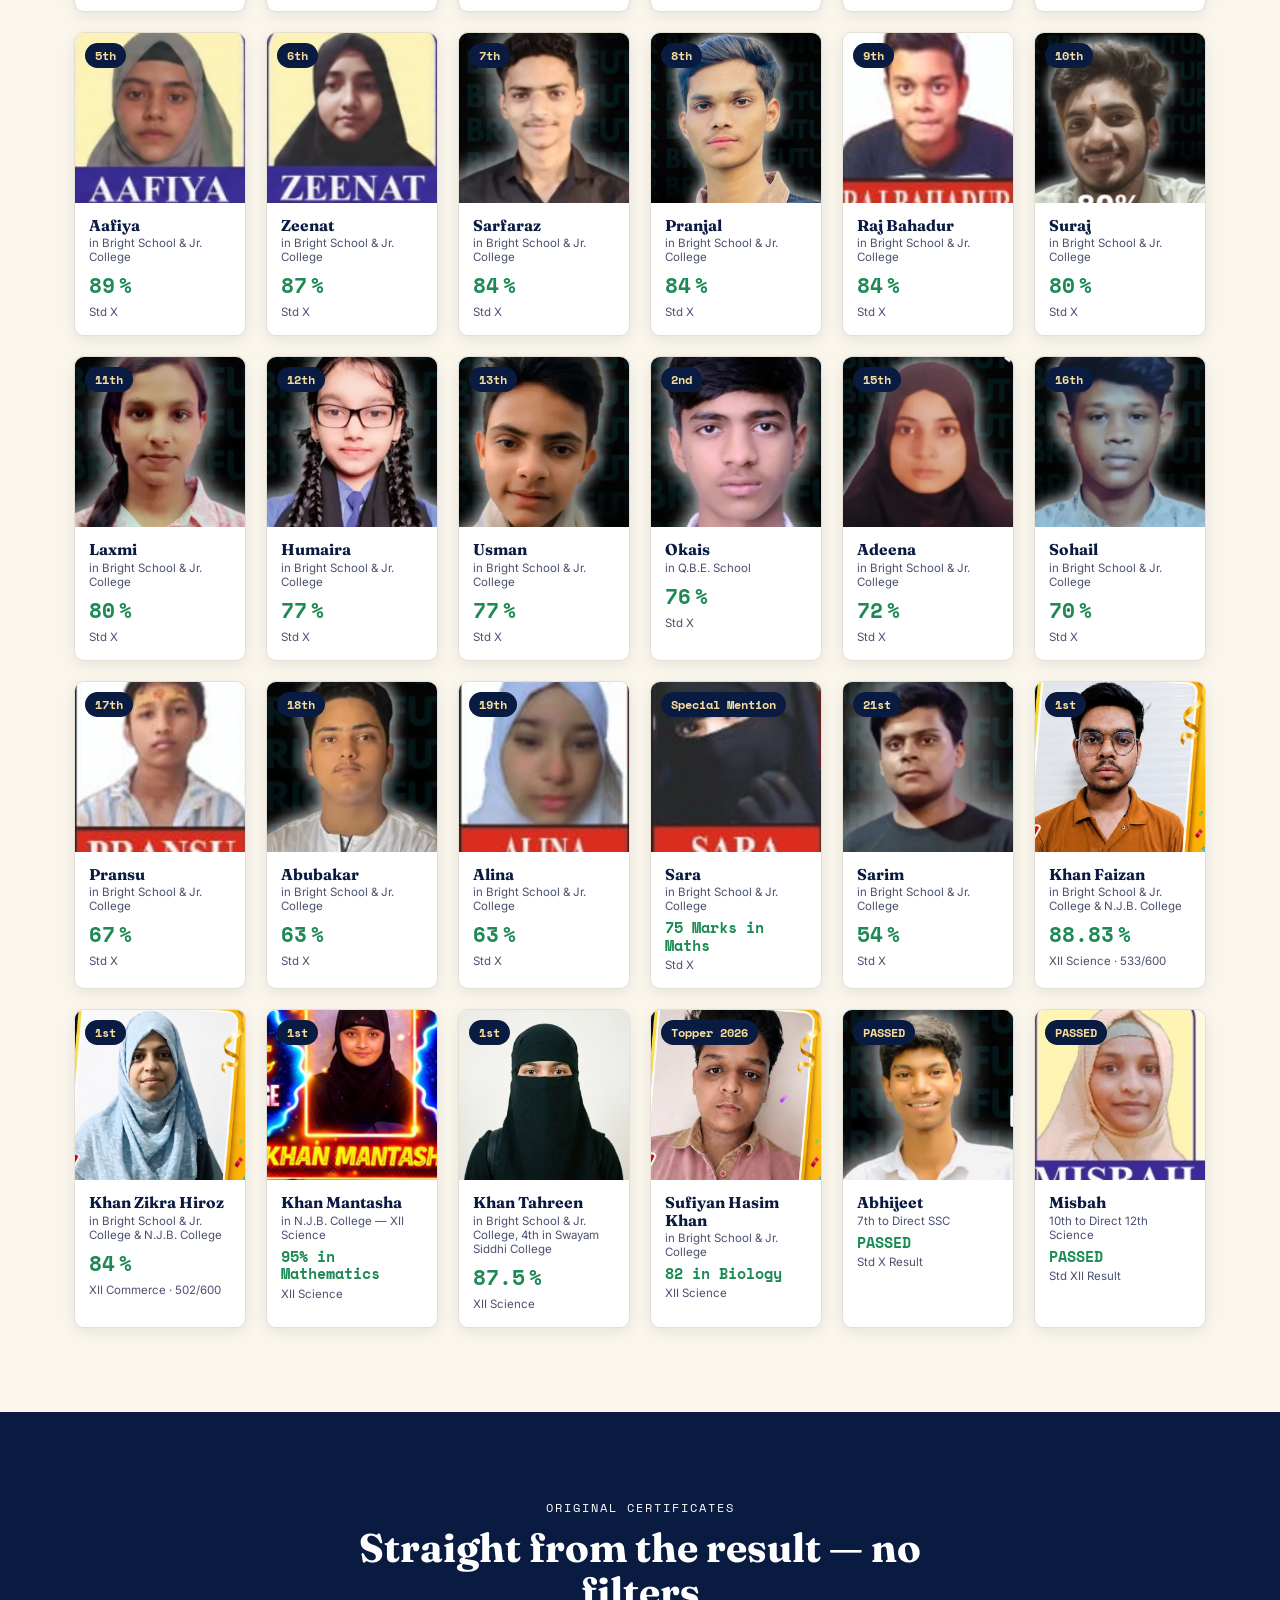
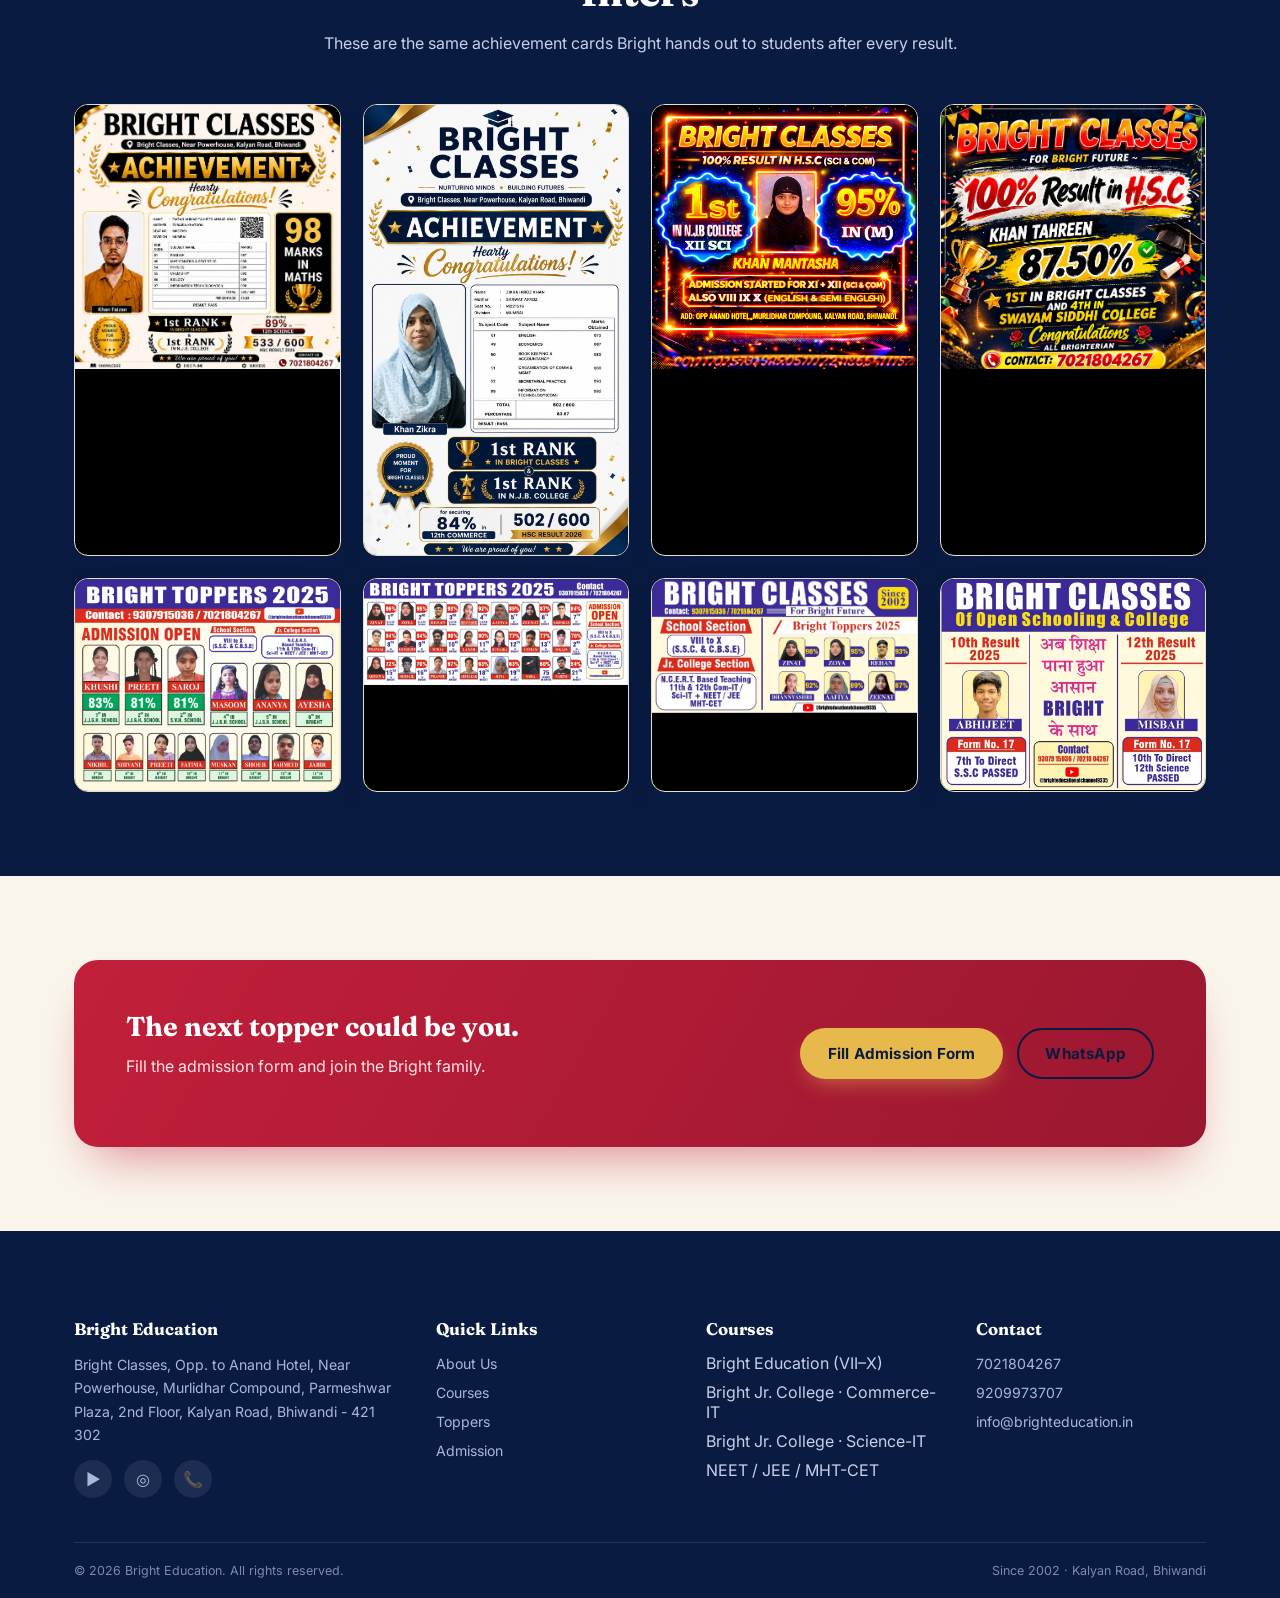
<file: toppers.html>
<!DOCTYPE html>
<html lang="en">
<head>
<meta charset="UTF-8">
<meta name="viewport" content="width=device-width, initial-scale=1.0">
<title>Toppers 2025-26 | Bright School & Jr. College</title>
<meta name="description" content="Full list of Bright Education and Bright Jr. College toppers 2025-26 — ranks, marks, and original achievement certificates.">
<link rel="preconnect" href="https://fonts.googleapis.com">
<link href="https://fonts.googleapis.com/css2?family=Fraunces:ital,wght@0,600;0,700;0,800;0,900;1,600&family=Inter:wght@400;500;600;700;800&family=Space+Mono:wght@400;700&display=swap" rel="stylesheet">
<link rel="stylesheet" href="styles.css">
<link rel="icon" type="image/x-icon" href="logo-full.png">
   <link rel="icon" type="image/png" sizes="32x32" href="favicon-32x32.png">
   <link rel="icon" type="image/png" sizes="16x16" href="favicon-16x16.png">
   <link rel="apple-touch-icon" href="apple-touch-icon.png">
</head>
<body>

<div class="topbar">
  <div class="container">
    <div>📍 Kalyan Road, Bhiwandi <span class="sep">|</span> Since 2002</div>
    <div><a href="tel:+917021804267">📞 7021804267</a><span class="sep">/</span><a href="tel:+919209973707">9209973707</a></div>
  </div>
</div>

<nav class="nav">
  <div class="container">
    <a href="index.html" class="brand">
      <span class="mark"><img src="images/logo.png" alt="Bright Education Logo"></span>
      <span>BRIGHT SCHOOL & JR. COLLEGE<small>For a Bright Future</small></span>
    </a>
    <ul class="nav-links">
      <li><a href="index.html">Home</a></li>
      <li><a href="index.html#about">About</a></li>
      <li><a href="index.html#courses">Courses</a></li>
      <li><a href="toppers.html" class="active">Toppers</a></li>
      <li><a href="admission.html">Admission</a></li>
      <li><a href="contact.html">Contact</a></li>
    </ul>
    <div class="nav-cta">
      <a href="admission.html" class="btn btn-primary btn-sm"><span class="label">Admission Open</span> →</a>
      <button class="nav-toggle" aria-label="Toggle menu">☰</button>
    </div>
  </div>
</nav>

<header class="page-header">
  <div class="container">
    <div class="breadcrumb"><a href="index.html">Home</a> / Toppers</div>
    <h1>Bright Toppers </h1>
    <p style="color:#c7d0ea;max-width:560px">Every name and every percentage is on record here — because results at Bright are always transparent.</p>
    <div>
        <h3  style="color:#eff0f3;max-width:560px">Bright Education</h3>
        <p style="color:#c7d0ea;max-width:560px" >Bright Classes, Opp. to Anand Hotel, Near Powerhouse, Murlidhar Compound, Parmeshwar Plaza, 2nd Floor, Kalyan Road, Bhiwandi - 421 302</p>
        <div class="social-row">
          <a href="https://www.youtube.com/@brighteducationalchannel9335" target="_blank" aria-label="YouTube">▶</a>
          <a href="https://instagram.com/bright_education26" target="_blank" aria-label="Instagram">◎</a>
          <a href="tel:+917021804267" aria-label="Call">📞</a>
        </div>
    </div>
  </div>
  
</header>

<section class="section section-cream">
  <div class="container">

    <div class="pill-row">
      <button class="pill active" data-filter="all">All</button>
      <button class="pill" data-filter="school">School Section (I–X)</button>
<button class="pill" data-filter="jrcollege">Jr. College Section (XI–XII)</button>
      <button class="pill" data-filter="hsc">HSC Achievers 2026</button>
      <button class="pill" data-filter="success">Success Stories</button>
    </div>

    <!-- Cards are generated automatically from data/toppers-data.js -->
    <div class="grid-toppers" data-topper-grid></div>

  </div>
</section>

<!-- CERTIFICATE GALLERY -->
<section class="section section-navy">
  <div class="container">
    <div class="section-head reveal">
      <span class="kicker">Original Certificates</span>
      <h2>Straight from the result — no filters</h2>
      <p style="color:#c7d0ea">These are the same achievement cards Bright hands out to students after every result.</p>
    </div>
    <div class="grid-certs reveal">
      <div class="cert-card"><img src="images/cert-faizan-marksheet.jpeg" alt="Khan Faizan HSC full marksheet achievement card"></div>
      <div class="cert-card"><img src="images/cert-zikra-marksheet.jpeg" alt="Khan Zikra HSC full marksheet achievement card"></div>
      <div class="cert-card"><img src="images/cert-mantasha.jpeg" alt="Khan Mantasha achievement card"></div>
      <div class="cert-card"><img src="images/cert-tahreen.jpeg" alt="Khan Tahreen achievement card"></div>
      <div class="cert-card"><img src="images/board-toppers-1.jpeg" alt="Bright Toppers 2025 board"></div>
      <div class="cert-card"><img src="images/board-toppers-2.jpeg" alt="Bright Toppers 2025 full board"></div>
      <div class="cert-card"><img src="images/board-since2002.jpeg" alt="Bright Education since 2002 toppers banner"></div>
      <div class="cert-card"><img src="images/result-abhijeet-misbah.jpeg" alt="Abhijeet and Misbah result card"></div>
    </div>
  </div>
</section>

<section class="section section-cream">
  <div class="container">
    <div class="cta-banner reveal">
      <div>
        <h3>The next topper could be you.</h3>
        <p>Fill the admission form and join the Bright family.</p>
      </div>
      <div style="display:flex;gap:14px;flex-wrap:wrap">
        <a href="admission.html" class="btn btn-gold">Fill Admission Form</a>
        <a href="https://wa.me/917021804267" target="_blank" class="btn btn-outline" style="border-color:var(--navy-900);color:var(--navy-900)">WhatsApp</a>
      </div>
    </div>
  </div>
</section>

<footer>
  <div class="container">
    <div class="footer-grid">
      <div>
        <h5>Bright Education</h5>
        <p>Bright Classes, Opp. to Anand Hotel, Near Powerhouse, Murlidhar Compound, Parmeshwar Plaza, 2nd Floor, Kalyan Road, Bhiwandi - 421 302</p>
        <div class="social-row">
          <a href="https://www.youtube.com/@brighteducationalchannel9335" target="_blank" aria-label="YouTube">▶</a>
          <a href="https://instagram.com/bright_education26" target="_blank" aria-label="Instagram">◎</a>
          <a href="tel:+917021804267" aria-label="Call">📞</a>
        </div>
      </div>
      <div>
        <h5>Quick Links</h5>
        <ul>
          <li><a href="index.html#about">About Us</a></li>
          <li><a href="index.html#courses">Courses</a></li>
          <li><a href="toppers.html">Toppers</a></li>
          <li><a href="admission.html">Admission</a></li>
        </ul>
      </div>
      <div>
        <h5>Courses</h5>
        <ul>
          <li>Bright Education (VII–X)</li>
          <li>Bright Jr. College · Commerce-IT</li>
          <li>Bright Jr. College · Science-IT</li>
          <li>NEET / JEE / MHT-CET</li>
        </ul>
      </div>
      <div>
        <h5>Contact</h5>
        <ul>
          <li><a href="tel:+917021804267">7021804267</a></li>
          <li><a href="tel:+919209973707">9209973707</a></li>
          <li><a href="mailto:info@brighteducation.in">info@brighteducation.in</a></li>
        </ul>
      </div>
    </div>
    <div class="footer-bottom">
      <span>© 2026 Bright Education. All rights reserved.</span>
      <span>Since 2002 · Kalyan Road, Bhiwandi</span>
    </div>
  </div>
</footer>

<a href="https://wa.me/917021804267" target="_blank" class="whatsapp-float" aria-label="WhatsApp">💬</a>
<script src="data/toppers-data.js"></script>
<script src="js/render.js"></script>
<script src="script.js"></script>
</body>
</html>
</file>
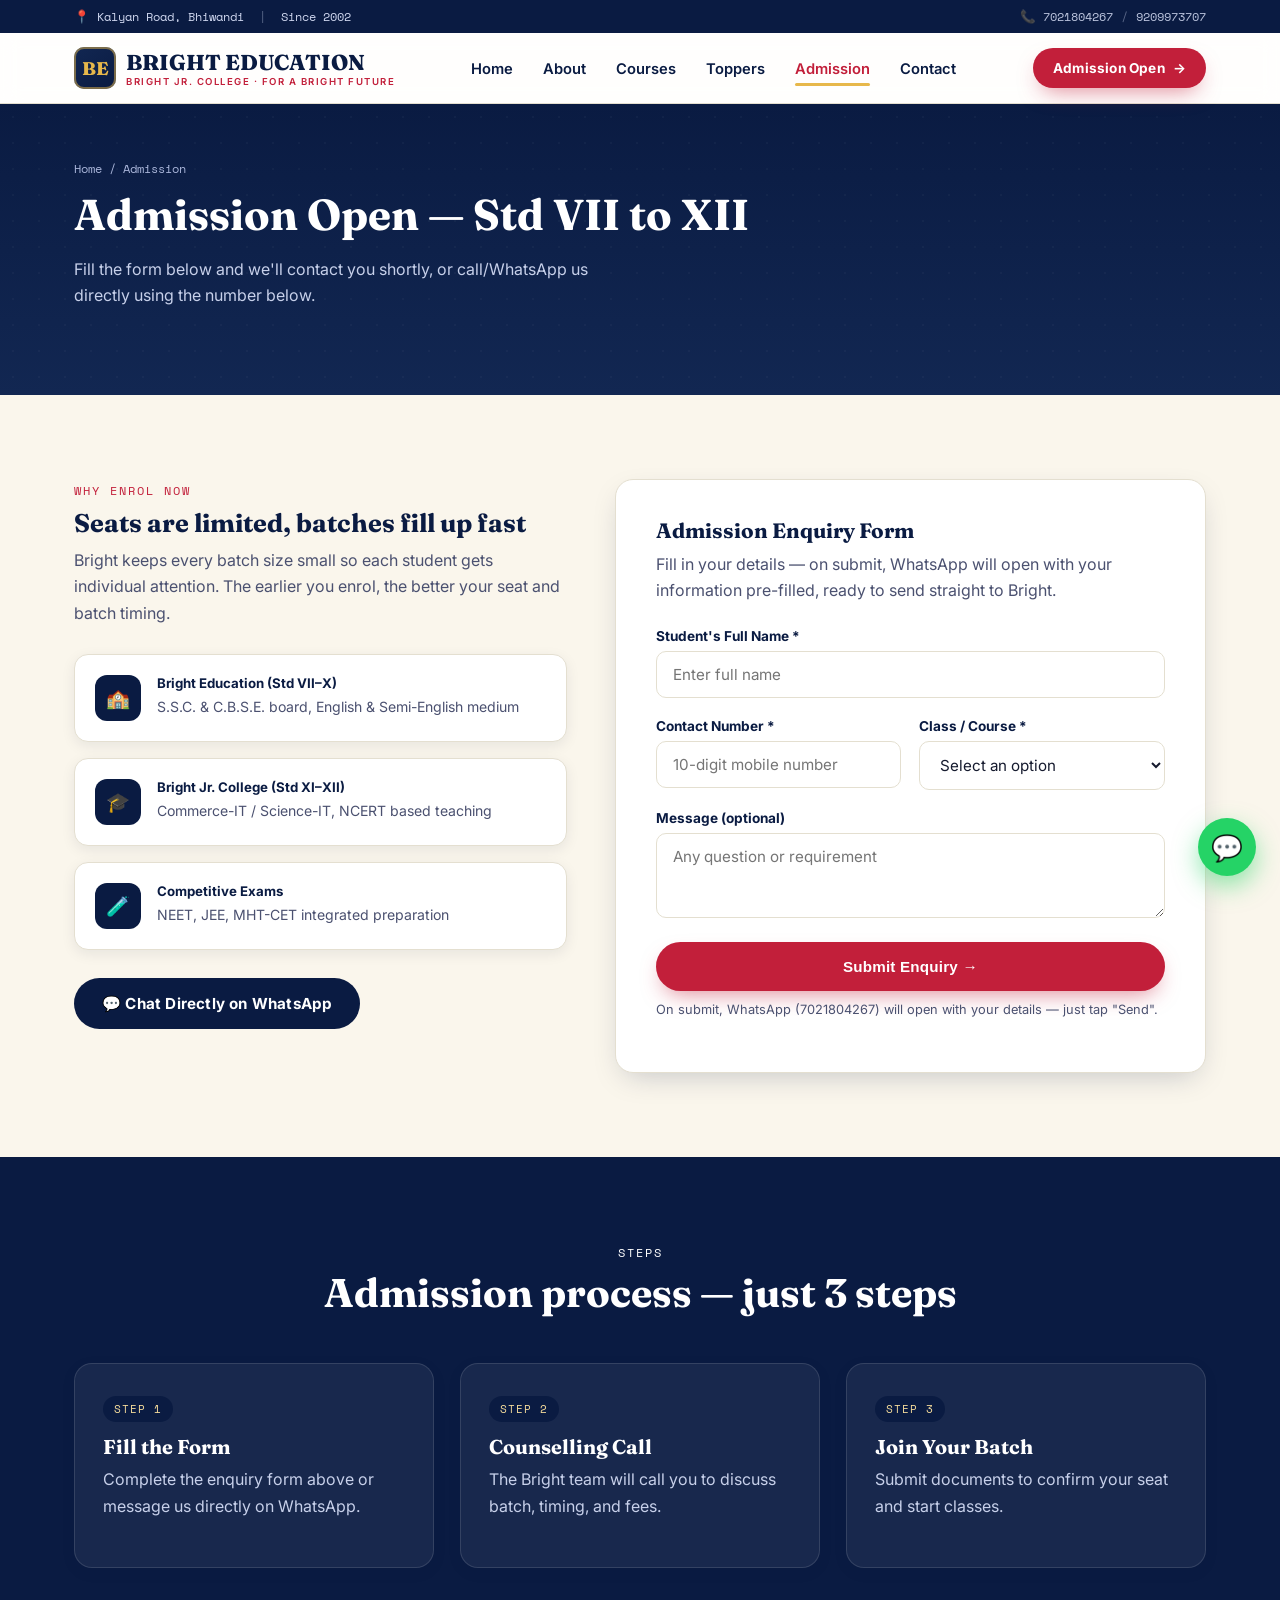
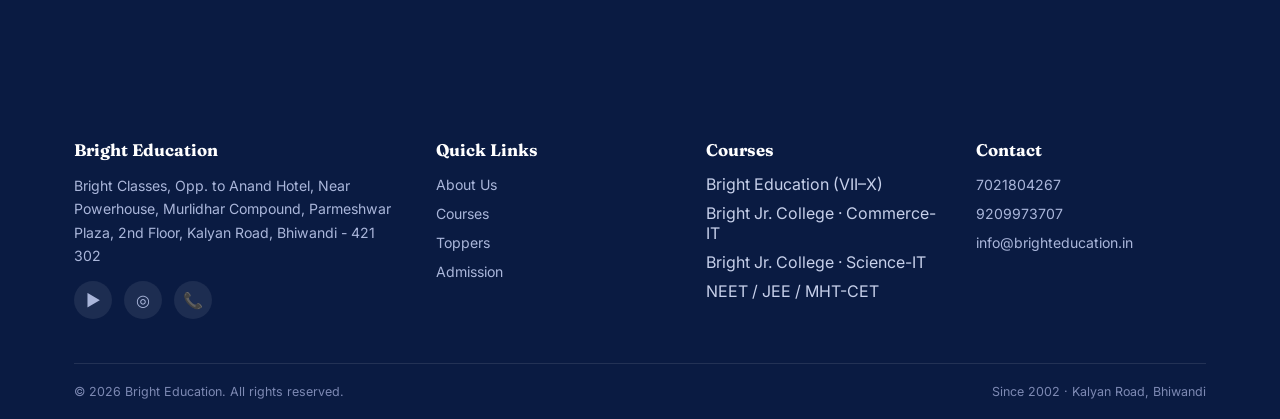
<file: bright-education-website/admission.html>
<!DOCTYPE html>
<html lang="en">
<head>
<meta charset="UTF-8">
<meta name="viewport" content="width=device-width, initial-scale=1.0">
<title>Admission Open | Bright Education &amp; Bright Jr. College</title>
<meta name="description" content="Admission is open at Bright Education (Std VII-X) and Bright Jr. College (Std XI-XII) in Bhiwandi. Fill the form and get an instant WhatsApp confirmation.">
<link rel="preconnect" href="https://fonts.googleapis.com">
<link href="https://fonts.googleapis.com/css2?family=Fraunces:ital,wght@0,600;0,700;0,800;0,900;1,600&family=Inter:wght@400;500;600;700;800&family=Space+Mono:wght@400;700&display=swap" rel="stylesheet">
<link rel="stylesheet" href="styles.css">
</head>
<body>

<div class="topbar">
  <div class="container">
    <div>📍 Kalyan Road, Bhiwandi <span class="sep">|</span> Since 2002</div>
    <div><a href="tel:+917021804267">📞 7021804267</a><span class="sep">/</span><a href="tel:+919209973707">9209973707</a></div>
  </div>
</div>

<nav class="nav">
  <div class="container">
    <a href="index.html" class="brand">
      <span class="mark">BE</span>
      <span>BRIGHT EDUCATION<small>Bright Jr. College · For a Bright Future</small></span>
    </a>
    <ul class="nav-links">
      <li><a href="index.html">Home</a></li>
      <li><a href="index.html#about">About</a></li>
      <li><a href="index.html#courses">Courses</a></li>
      <li><a href="toppers.html">Toppers</a></li>
      <li><a href="admission.html" class="active">Admission</a></li>
      <li><a href="contact.html">Contact</a></li>
    </ul>
    <div class="nav-cta">
      <a href="admission.html" class="btn btn-primary btn-sm"><span class="label">Admission Open</span> →</a>
      <button class="nav-toggle" aria-label="Toggle menu">☰</button>
    </div>
  </div>
</nav>

<header class="page-header">
  <div class="container">
    <div class="breadcrumb"><a href="index.html">Home</a> / Admission</div>
    <h1>Admission Open — Std VII to XII</h1>
    <p style="color:#c7d0ea;max-width:560px">Fill the form below and we'll contact you shortly, or call/WhatsApp us directly using the number below.</p>
  </div>
</header>

<section class="section section-cream">
  <div class="container" style="display:grid;grid-template-columns:1fr 1.2fr;gap:48px;align-items:flex-start;">

    <div class="reveal">
      <span class="kicker">Why Enrol Now</span>
      <h2 style="font-size:1.6rem">Seats are limited, batches fill up fast</h2>
      <p>Bright keeps every batch size small so each student gets individual attention. The earlier you enrol, the better your seat and batch timing.</p>

      <div style="display:flex;flex-direction:column;gap:16px;margin-top:28px">
        <div class="info-card">
          <div class="ic">🏫</div>
          <div><h5>Bright Education (Std VII–X)</h5><p>S.S.C. &amp; C.B.S.E. board, English &amp; Semi-English medium</p></div>
        </div>
        <div class="info-card">
          <div class="ic">🎓</div>
          <div><h5>Bright Jr. College (Std XI–XII)</h5><p>Commerce-IT / Science-IT, NCERT based teaching</p></div>
        </div>
        <div class="info-card">
          <div class="ic">🧪</div>
          <div><h5>Competitive Exams</h5><p>NEET, JEE, MHT-CET integrated preparation</p></div>
        </div>
      </div>

      <div style="margin-top:28px">
        <a href="https://wa.me/917021804267" target="_blank" class="btn btn-navy">💬 Chat Directly on WhatsApp</a>
      </div>
    </div>

    <div class="reveal">
      <div class="form-card">
        <h3 style="font-size:1.3rem">Admission Enquiry Form</h3>
        <p style="margin-bottom:24px">Fill in your details — on submit, WhatsApp will open with your information pre-filled, ready to send straight to Bright.</p>
        <form id="admissionForm">
          <div class="field">
            <label for="fname">Student's Full Name *</label>
            <input type="text" id="fname" name="fname" placeholder="Enter full name" required>
          </div>
          <div class="field-row">
            <div class="field">
              <label for="fphone">Contact Number *</label>
              <input type="tel" id="fphone" name="fphone" placeholder="10-digit mobile number" pattern="[0-9]{10}" required>
            </div>
            <div class="field">
              <label for="fclass">Class / Course *</label>
              <select id="fclass" name="fclass" required>
                <option value="">Select an option</option>
                <optgroup label="Bright Education (VII–X)">
                  <option value="Std VII">Std VII</option>
                  <option value="Std VIII">Std VIII</option>
                  <option value="Std IX">Std IX</option>
                  <option value="Std X (SSC)">Std X (SSC)</option>
                  <option value="Std X (CBSE)">Std X (CBSE)</option>
                </optgroup>
                <optgroup label="Bright Jr. College (XI–XII)">
                  <option value="XI Commerce-IT">XI Commerce-IT</option>
                  <option value="XI Science-IT">XI Science-IT</option>
                  <option value="XII Commerce-IT">XII Commerce-IT</option>
                  <option value="XII Science-IT">XII Science-IT</option>
                  <option value="NEET/JEE/MHT-CET">NEET / JEE / MHT-CET</option>
                </optgroup>
              </select>
            </div>
          </div>
          <div class="field">
            <label for="fmessage">Message (optional)</label>
            <textarea id="fmessage" name="fmessage" rows="3" placeholder="Any question or requirement"></textarea>
          </div>
          <button type="submit" class="btn btn-primary" style="width:100%;justify-content:center">Submit Enquiry →</button>
          <p class="form-note">On submit, WhatsApp (7021804267) will open with your details — just tap "Send".</p>
          <div class="success-box" id="formSuccess">✅ Your details are ready! Check the WhatsApp message and tap "Send" — the Bright team will reply shortly.</div>
        </form>
      </div>
    </div>

  </div>
</section>

<section class="section section-navy">
  <div class="container">
    <div class="section-head reveal">
      <span class="kicker">Steps</span>
      <h2>Admission process — just 3 steps</h2>
    </div>
    <div class="grid-3 reveal">
      <div class="offer-card" style="background:rgba(255,255,255,.06);border-color:rgba(255,255,255,.12)">
        <span class="tag">STEP 1</span>
        <h3 style="color:#fff">Fill the Form</h3>
        <p style="color:#c7d0ea">Complete the enquiry form above or message us directly on WhatsApp.</p>
      </div>
      <div class="offer-card" style="background:rgba(255,255,255,.06);border-color:rgba(255,255,255,.12)">
        <span class="tag">STEP 2</span>
        <h3 style="color:#fff">Counselling Call</h3>
        <p style="color:#c7d0ea">The Bright team will call you to discuss batch, timing, and fees.</p>
      </div>
      <div class="offer-card" style="background:rgba(255,255,255,.06);border-color:rgba(255,255,255,.12)">
        <span class="tag">STEP 3</span>
        <h3 style="color:#fff">Join Your Batch</h3>
        <p style="color:#c7d0ea">Submit documents to confirm your seat and start classes.</p>
      </div>
    </div>
  </div>
</section>

<footer>
  <div class="container">
    <div class="footer-grid">
      <div>
        <h5>Bright Education</h5>
        <p>Bright Classes, Opp. to Anand Hotel, Near Powerhouse, Murlidhar Compound, Parmeshwar Plaza, 2nd Floor, Kalyan Road, Bhiwandi - 421 302</p>
        <div class="social-row">
          <a href="https://www.youtube.com/@brighteducationalchannel9335" target="_blank" aria-label="YouTube">▶</a>
          <a href="https://instagram.com/bright_education26" target="_blank" aria-label="Instagram">◎</a>
          <a href="tel:+917021804267" aria-label="Call">📞</a>
        </div>
      </div>
      <div>
        <h5>Quick Links</h5>
        <ul>
          <li><a href="index.html#about">About Us</a></li>
          <li><a href="index.html#courses">Courses</a></li>
          <li><a href="toppers.html">Toppers</a></li>
          <li><a href="admission.html">Admission</a></li>
        </ul>
      </div>
      <div>
        <h5>Courses</h5>
        <ul>
          <li>Bright Education (VII–X)</li>
          <li>Bright Jr. College · Commerce-IT</li>
          <li>Bright Jr. College · Science-IT</li>
          <li>NEET / JEE / MHT-CET</li>
        </ul>
      </div>
      <div>
        <h5>Contact</h5>
        <ul>
          <li><a href="tel:+917021804267">7021804267</a></li>
          <li><a href="tel:+919209973707">9209973707</a></li>
          <li><a href="mailto:info@brighteducation.in">info@brighteducation.in</a></li>
        </ul>
      </div>
    </div>
    <div class="footer-bottom">
      <span>© 2026 Bright Education. All rights reserved.</span>
      <span>Since 2002 · Kalyan Road, Bhiwandi</span>
    </div>
  </div>
</footer>

<a href="https://wa.me/917021804267" target="_blank" class="whatsapp-float" aria-label="WhatsApp">💬</a>
<script src="script.js"></script>
</body>
</html>
</file>
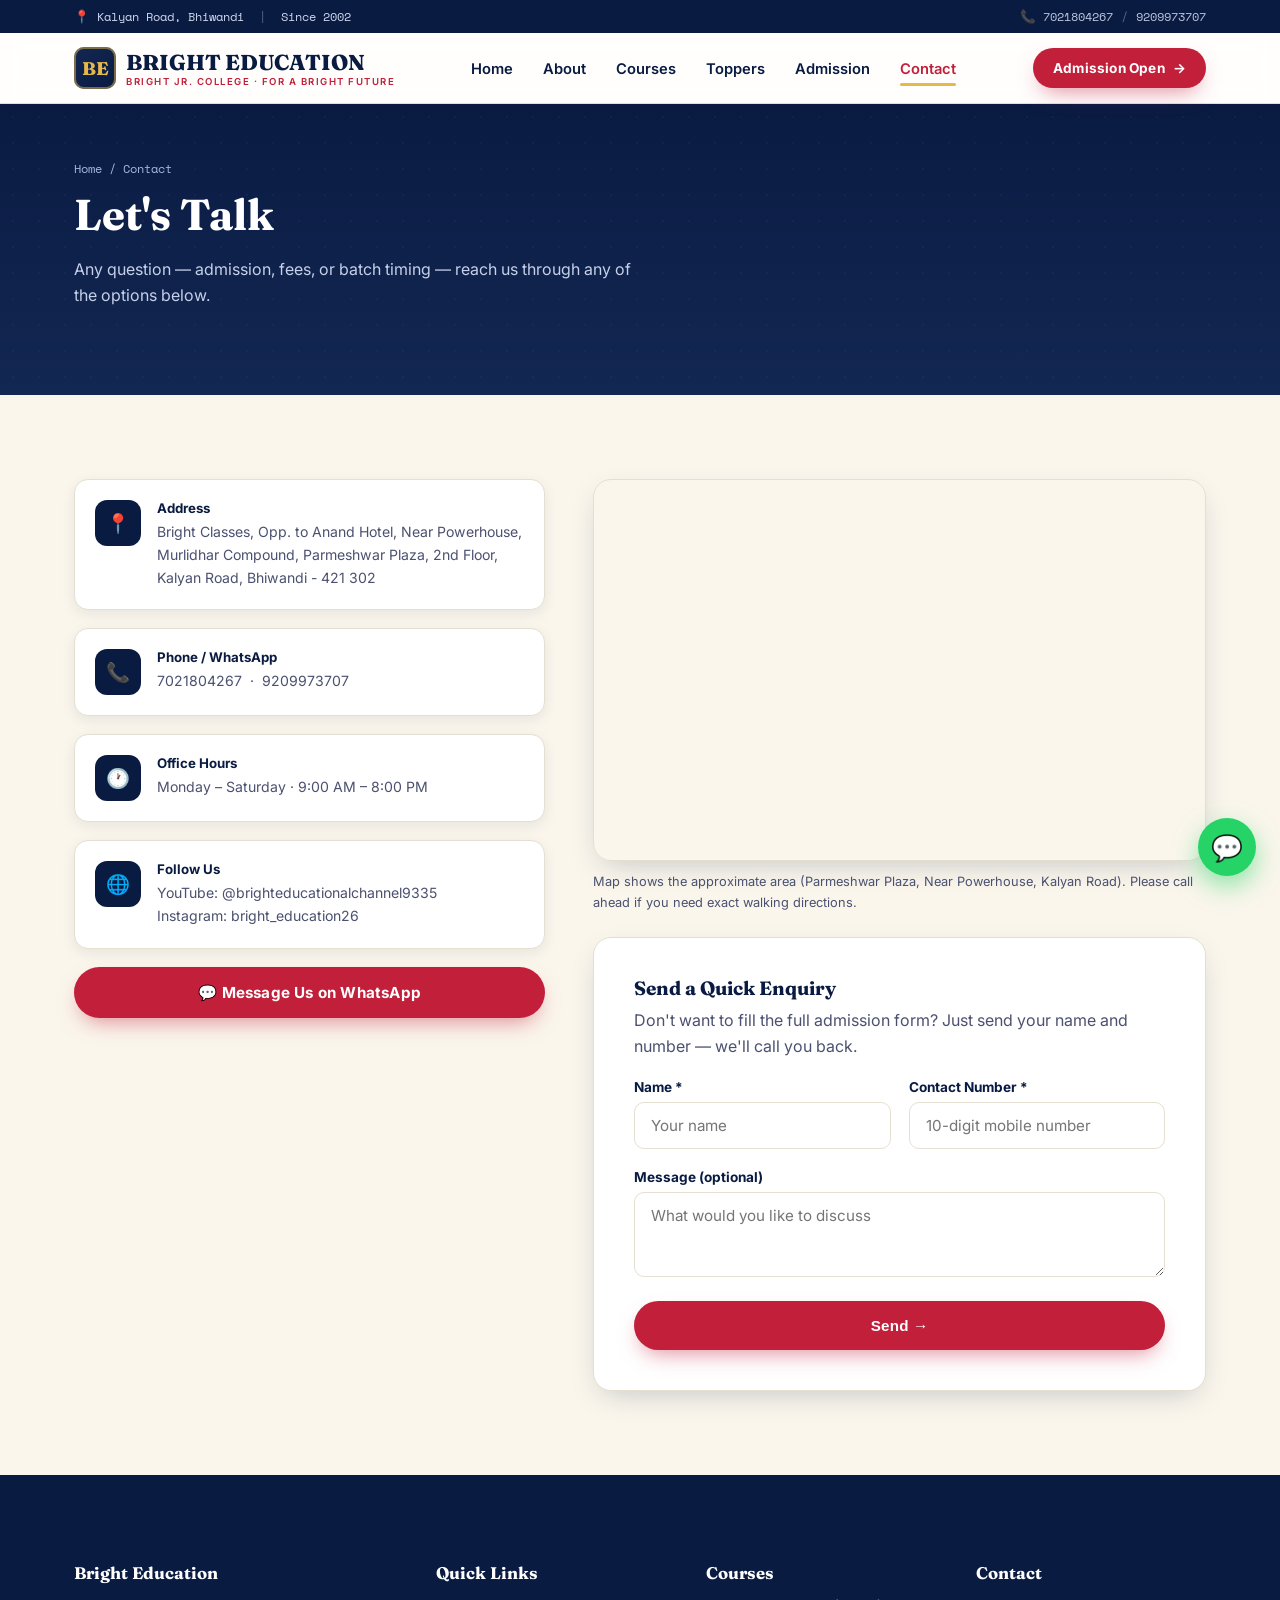
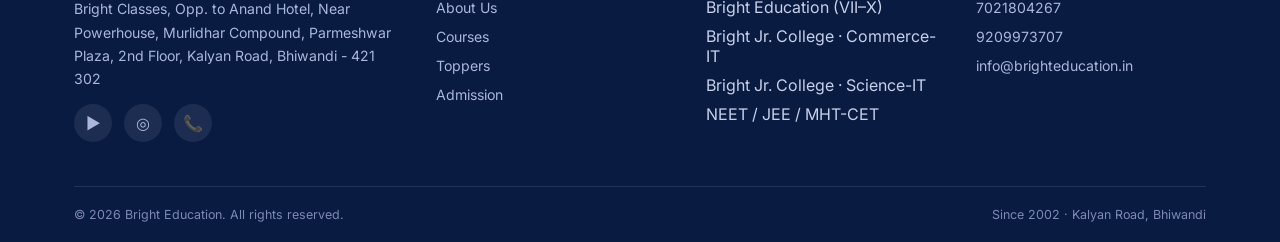
<file: bright-education-website/contact.html>
<!DOCTYPE html>
<html lang="en">
<head>
<meta charset="UTF-8">
<meta name="viewport" content="width=device-width, initial-scale=1.0">
<title>Contact Us | Bright Education &amp; Bright Jr. College</title>
<meta name="description" content="Contact Bright Education and Bright Jr. College — Kalyan Road, Bhiwandi. Phone, WhatsApp, and location map available here.">
<link rel="preconnect" href="https://fonts.googleapis.com">
<link href="https://fonts.googleapis.com/css2?family=Fraunces:ital,wght@0,600;0,700;0,800;0,900;1,600&family=Inter:wght@400;500;600;700;800&family=Space+Mono:wght@400;700&display=swap" rel="stylesheet">
<link rel="stylesheet" href="styles.css">
</head>
<body>

<div class="topbar">
  <div class="container">
    <div>📍 Kalyan Road, Bhiwandi <span class="sep">|</span> Since 2002</div>
    <div><a href="tel:+917021804267">📞 7021804267</a><span class="sep">/</span><a href="tel:+919209973707">9209973707</a></div>
  </div>
</div>

<nav class="nav">
  <div class="container">
    <a href="index.html" class="brand">
      <span class="mark">BE</span>
      <span>BRIGHT EDUCATION<small>Bright Jr. College · For a Bright Future</small></span>
    </a>
    <ul class="nav-links">
      <li><a href="index.html">Home</a></li>
      <li><a href="index.html#about">About</a></li>
      <li><a href="index.html#courses">Courses</a></li>
      <li><a href="toppers.html">Toppers</a></li>
      <li><a href="admission.html">Admission</a></li>
      <li><a href="contact.html" class="active">Contact</a></li>
    </ul>
    <div class="nav-cta">
      <a href="admission.html" class="btn btn-primary btn-sm"><span class="label">Admission Open</span> →</a>
      <button class="nav-toggle" aria-label="Toggle menu">☰</button>
    </div>
  </div>
</nav>

<header class="page-header">
  <div class="container">
    <div class="breadcrumb"><a href="index.html">Home</a> / Contact</div>
    <h1>Let's Talk</h1>
    <p style="color:#c7d0ea;max-width:560px">Any question — admission, fees, or batch timing — reach us through any of the options below.</p>
  </div>
</header>

<section class="section section-cream">
  <div class="container" style="display:grid;grid-template-columns:1fr 1.3fr;gap:48px;align-items:flex-start;">

    <div class="reveal" style="display:flex;flex-direction:column;gap:18px">
      <div class="info-card">
        <div class="ic">📍</div>
        <div>
          <h5>Address</h5>
          <p>Bright Classes, Opp. to Anand Hotel, Near Powerhouse, Murlidhar Compound, Parmeshwar Plaza, 2nd Floor, Kalyan Road, Bhiwandi - 421 302</p>
        </div>
      </div>
      <div class="info-card">
        <div class="ic">📞</div>
        <div>
          <h5>Phone / WhatsApp</h5>
          <p><a href="tel:+917021804267">7021804267</a> &nbsp;·&nbsp; <a href="tel:+919209973707">9209973707</a></p>
        </div>
      </div>
      <div class="info-card">
        <div class="ic">🕐</div>
        <div>
          <h5>Office Hours</h5>
          <p>Monday – Saturday · 9:00 AM – 8:00 PM</p>
        </div>
      </div>
      <div class="info-card">
        <div class="ic">🌐</div>
        <div>
          <h5>Follow Us</h5>
          <p><a href="https://www.youtube.com/@brighteducationalchannel9335" target="_blank">YouTube: @brighteducationalchannel9335</a><br><a href="https://instagram.com/bright_education26" target="_blank">Instagram: bright_education26</a></p>
        </div>
      </div>
      <a href="https://wa.me/917021804267" target="_blank" class="btn btn-primary" style="justify-content:center">💬 Message Us on WhatsApp</a>
    </div>

    <div class="reveal">
      <div class="map-wrap">
        <iframe
          src="https://www.google.com/maps?q=Parmeshwar+Plaza+Near+Powerhouse+Kalyan+Road+Bhiwandi+421302&output=embed"
          allowfullscreen loading="lazy" referrerpolicy="no-referrer-when-downgrade"
          title="Bright Education Location Map">
        </iframe>
      </div>
      <p class="form-note" style="margin-top:10px">Map shows the approximate area (Parmeshwar Plaza, Near Powerhouse, Kalyan Road). Please call ahead if you need exact walking directions.</p>

      <div class="form-card" style="margin-top:24px">
        <h3 style="font-size:1.2rem">Send a Quick Enquiry</h3>
        <p style="margin-bottom:20px">Don't want to fill the full admission form? Just send your name and number — we'll call you back.</p>
        <form id="admissionForm">
          <div class="field-row">
            <div class="field">
              <label for="fname">Name *</label>
              <input type="text" id="fname" name="fname" placeholder="Your name" required>
            </div>
            <div class="field">
              <label for="fphone">Contact Number *</label>
              <input type="tel" id="fphone" name="fphone" placeholder="10-digit mobile number" pattern="[0-9]{10}" required>
            </div>
          </div>
          <input type="hidden" id="fclass" value="Contact Page Enquiry">
          <div class="field">
            <label for="fmessage">Message (optional)</label>
            <textarea id="fmessage" name="fmessage" rows="3" placeholder="What would you like to discuss"></textarea>
          </div>
          <button type="submit" class="btn btn-primary" style="width:100%;justify-content:center">Send →</button>
          <div class="success-box" id="formSuccess">✅ Your details are ready! Tap "Send" in WhatsApp.</div>
        </form>
      </div>
    </div>

  </div>
</section>

<footer>
  <div class="container">
    <div class="footer-grid">
      <div>
        <h5>Bright Education</h5>
        <p>Bright Classes, Opp. to Anand Hotel, Near Powerhouse, Murlidhar Compound, Parmeshwar Plaza, 2nd Floor, Kalyan Road, Bhiwandi - 421 302</p>
        <div class="social-row">
          <a href="https://www.youtube.com/@brighteducationalchannel9335" target="_blank" aria-label="YouTube">▶</a>
          <a href="https://instagram.com/bright_education26" target="_blank" aria-label="Instagram">◎</a>
          <a href="tel:+917021804267" aria-label="Call">📞</a>
        </div>
      </div>
      <div>
        <h5>Quick Links</h5>
        <ul>
          <li><a href="index.html#about">About Us</a></li>
          <li><a href="index.html#courses">Courses</a></li>
          <li><a href="toppers.html">Toppers</a></li>
          <li><a href="admission.html">Admission</a></li>
        </ul>
      </div>
      <div>
        <h5>Courses</h5>
        <ul>
          <li>Bright Education (VII–X)</li>
          <li>Bright Jr. College · Commerce-IT</li>
          <li>Bright Jr. College · Science-IT</li>
          <li>NEET / JEE / MHT-CET</li>
        </ul>
      </div>
      <div>
        <h5>Contact</h5>
        <ul>
          <li><a href="tel:+917021804267">7021804267</a></li>
          <li><a href="tel:+919209973707">9209973707</a></li>
          <li><a href="mailto:info@brighteducation.in">info@brighteducation.in</a></li>
        </ul>
      </div>
    </div>
    <div class="footer-bottom">
      <span>© 2026 Bright Education. All rights reserved.</span>
      <span>Since 2002 · Kalyan Road, Bhiwandi</span>
    </div>
  </div>
</footer>

<a href="https://wa.me/917021804267" target="_blank" class="whatsapp-float" aria-label="WhatsApp">💬</a>
<script src="script.js"></script>
</body>
</html>
</file>
<file: styles.css>
/* ============================================================
   BRIGHT CLASSES — Design Tokens
   Palette born from the brand's own achievement certificates:
   navy authority, gold foil accents, crimson urgency, cream paper.
   ============================================================ */
:root{
  --navy-900:#0A1B42;
  --navy-800:#122752;
  --navy-700:#1C3868;
  --navy-600:#294A85;
  --gold:#E7B84B;
  --gold-light:#F6DD9C;
  --crimson:#C21F3A;
  --crimson-dark:#9A1730;
  --green:#1D8A54;
  --cream:#FAF6EC;
  --paper:#FFFFFF;
  --ink:#151A2E;
  --ink-soft:#4B5170;
  --line:#E4DFD0;

  --display:'Fraunces', Georgia, serif;
  --body:'Inter', -apple-system, sans-serif;
  --mono:'Space Mono', monospace;

  --radius:18px;
  --radius-sm:10px;
  --shadow-card: 0 10px 30px -10px rgba(10,27,66,.25);
  --shadow-soft: 0 4px 14px rgba(10,27,66,.08);
  --container: 1180px;
}

*{box-sizing:border-box;}
html{scroll-behavior:smooth;overflow-x:hidden;}
body{
  margin:0;
  font-family:var(--body);
  color:var(--ink);
  background:var(--cream);
  -webkit-font-smoothing:antialiased;
  overflow-x:hidden;
}
img{max-width:100%;display:block;}
a{color:inherit;text-decoration:none;}
ul{list-style:none;margin:0;padding:0;}
h1,h2,h3,h4{font-family:var(--display);margin:0 0 .4em;line-height:1.1;color:var(--navy-900);}
p{line-height:1.65;color:var(--ink-soft);margin:0 0 1em;}
.container{max-width:var(--container);margin:0 auto;padding:0 24px;}
.mono{font-family:var(--mono);}

/* Reduced motion respect */
@media (prefers-reduced-motion: reduce){
  *{animation-duration:.001ms !important;animation-iteration-count:1 !important;transition-duration:.001ms !important;scroll-behavior:auto !important;}
  .brand{min-width:0;}
  .brand small{display:none;}
  .brand span{white-space:nowrap;overflow:hidden;text-overflow:ellipsis;max-width:150px;}
  .nav-cta{min-width:0;flex-shrink:0;}
}

/* ---------- Buttons ---------- */
.btn{
  display:inline-flex;align-items:center;gap:8px;
  padding:14px 26px;border-radius:100px;
  font-weight:700;font-size:.95rem;letter-spacing:.2px;
  border:2px solid transparent;cursor:pointer;
  transition:transform .18s ease, box-shadow .18s ease, background .18s ease;
}
.btn:focus-visible{outline:3px solid var(--gold);outline-offset:3px;}
.btn:hover{transform:translateY(-2px);}
.btn-primary{background:var(--crimson);color:#fff;box-shadow:0 10px 22px -8px rgba(194,31,58,.55);}
.btn-primary:hover{background:var(--crimson-dark);}
.btn-gold{background:var(--gold);color:var(--navy-900);box-shadow:0 10px 22px -8px rgba(231,184,75,.55);}
.btn-outline{background:transparent;color:var(--paper);border-color:rgba(255,255,255,.5);}
.btn-outline:hover{background:rgba(255,255,255,.12);}
.btn-navy{background:var(--navy-900);color:#fff;}
.btn-navy:hover{background:var(--navy-800);}
.btn-sm{padding:10px 18px;font-size:.85rem;}

/* ---------- Top bar ---------- */
.topbar{
  background:var(--navy-900);color:#cfd7ef;font-family:var(--mono);
  font-size:.78rem;padding:7px 0;
}
.topbar .container{display:flex;justify-content:space-between;align-items:center;flex-wrap:wrap;gap:6px;}
.topbar a{opacity:.9;}
.topbar a:hover{color:var(--gold-light);}
.topbar .sep{opacity:.4;margin:0 8px;}

/* ------------ Nav ---------- */
.nav{
  position:sticky;top:0;z-index:50;
  background:rgba(255,255,255,.9);backdrop-filter:blur(10px);
  border-bottom:1px solid var(--line);
}
.nav .container{display:flex;align-items:center;justify-content:space-between;padding-top:14px;padding-bottom:14px;}
.brand{display:flex;align-items:center;gap:10px;font-family:var(--display);font-weight:800;font-size:1.35rem;color:var(--navy-900);}
.brand .mark{
  width:46px;height:46px;border-radius:50%;
  object-fit:cover;background:transparent;box-shadow:none;
}
.brand .mark img{width:100%;height:100%;object-fit:contain;}
.brand small{display:block;font-family:var(--body);font-weight:600;font-size:.6rem;letter-spacing:1.5px;color:var(--crimson);text-transform:uppercase;}
.nav-links{display:flex;align-items:center;gap:30px;}
.nav-links a{font-weight:600;font-size:.92rem;color:var(--navy-900);position:relative;padding:4px 0;}
.nav-links a.active,.nav-links a:hover{color:var(--crimson);}
.nav-links a.active::after{content:'';position:absolute;left:0;right:0;bottom:-4px;height:3px;background:var(--gold);border-radius:2px;}
.nav-cta{display:flex;gap:10px;align-items:center;}
.nav-toggle{display:none;background:none;border:none;font-size:1.6rem;color:var(--navy-900);cursor:pointer;}

@media (max-width:900px){
  .nav-links{position:fixed;top:0;right:-100%;height:100vh;width:78%;max-width:320px;
    background:var(--navy-900);flex-direction:column;align-items:flex-start;
    padding:100px 32px 32px;gap:26px;transition:right .35s ease;box-shadow:-10px 0 40px rgba(0,0,0,.3);}
  .nav-links.open{right:0;}
  .nav-links a{color:#fff;font-size:1.05rem;}
  .nav-links a.active,.nav-links a:hover{color:var(--gold-light);}
  .nav-toggle{display:block;}
  .nav-cta .btn span.label{display:none;}
}

/* ---------- Hero ---------- */
.hero{
  background:radial-gradient(1200px 600px at 85% -10%, rgba(231,184,75,.18), transparent 60%),
             linear-gradient(180deg,var(--navy-900),var(--navy-800) 60%,var(--navy-800));
  color:#fff;position:relative;overflow:hidden;padding:64px 0 90px;
}
.hero::before{
  content:'';position:absolute;inset:0;
  background-image:radial-gradient(rgba(255,255,255,.06) 1px, transparent 1px);
  background-size:26px 26px;opacity:.5;pointer-events:none;
}
.hero-grid{display:grid;grid-template-columns:1.1fr .9fr;gap:56px;align-items:center;position:relative;z-index:1;}
.eyebrow{
  display:inline-flex;align-items:center;gap:8px;
  background:rgba(231,184,75,.14);border:1px solid rgba(231,184,75,.4);
  color:var(--gold-light);font-family:var(--mono);font-size:.75rem;letter-spacing:1px;
  padding:7px 14px;border-radius:100px;margin-bottom:20px;text-transform:uppercase;
}
.hero h1{color:#fff;font-size:clamp(2.2rem,4.4vw,3.4rem);margin-bottom:.35em;}
.hero h1 em{font-style:italic;color:var(--gold-light);}
.hero p.lead{color:#c7d0ea;font-size:1.08rem;max-width:520px;}
.hero-actions{display:flex;gap:16px;margin-top:30px;flex-wrap:wrap;}
.hero-stats{display:flex;gap:28px;margin-top:44px;flex-wrap:wrap;}
.hero-stats .stat b{display:block;font-family:var(--mono);font-size:1.7rem;color:var(--gold-light);}
.hero-stats .stat span{font-size:.78rem;color:#aab6da;letter-spacing:.3px;}

/* ---------- Marksheet signature card ---------- */
.marksheet{
  background:var(--paper);color:var(--ink);border-radius:16px;
  box-shadow:0 30px 60px -20px rgba(0,0,0,.5);
  transform:rotate(1.2deg);position:relative;overflow:hidden;
  border:1px solid var(--line);
}
.marksheet::before{content:'';position:absolute;top:0;left:0;right:0;height:8px;
  background:linear-gradient(90deg,var(--crimson),var(--gold),var(--navy-700));}
.ms-head{padding:20px 24px 12px;border-bottom:1px dashed var(--line);display:flex;justify-content:space-between;align-items:flex-start;}
.ms-head h4{margin:0;font-size:1.05rem;}
.ms-head span{font-family:var(--mono);font-size:.7rem;color:var(--ink-soft);}
.ms-seal{
  width:56px;height:56px;border-radius:50%;border:2px solid var(--green);
  color:var(--green);display:flex;align-items:center;justify-content:center;
  font-family:var(--mono);font-weight:700;font-size:.62rem;text-align:center;line-height:1.1;
  transform:rotate(-14deg);flex-shrink:0;
}
.ms-rows{padding:14px 24px;}
.ms-row{display:flex;justify-content:space-between;padding:9px 0;border-bottom:1px solid var(--line);font-family:var(--mono);font-size:.82rem;}
.ms-row span:first-child{color:var(--ink-soft);}
.ms-row span:last-child{font-weight:700;color:var(--navy-900);}
.ms-total{display:flex;justify-content:space-between;align-items:center;padding:18px 24px;background:var(--navy-900);color:#fff;}
.ms-total .pct{font-family:var(--mono);font-size:2rem;font-weight:700;color:var(--gold-light);}
.ms-total .lbl{font-size:.7rem;letter-spacing:1px;text-transform:uppercase;color:#c7d0ea;}
.ms-rank{background:var(--gold);color:var(--navy-900);text-align:center;padding:8px;font-weight:800;font-size:.78rem;letter-spacing:.5px;text-transform:uppercase;}

/* ---------- Section basics ---------- */
.section{padding:84px 0;}
.section-cream{background:var(--cream);}
.section-navy{background:var(--navy-900);color:#fff;}
.section-navy h2, .section-navy .kicker{color:#fff;}
.section-head{max-width:640px;margin:0 auto 48px;text-align:center;}
.kicker{
  display:inline-block;font-family:var(--mono);font-size:.75rem;letter-spacing:2px;
  text-transform:uppercase;color:var(--crimson);margin-bottom:10px;
}
.section-head h2{font-size:clamp(1.7rem,3.4vw,2.5rem);}
.section-head p{margin:14px auto 0;}

/* ---------- Trust strip ---------- */
.trust-strip{background:var(--navy-800);padding:26px 0;}
.trust-strip .container{display:flex;justify-content:space-between;flex-wrap:wrap;gap:20px;}
.trust-item{display:flex;align-items:center;gap:12px;color:#e7ecfb;}
.trust-item .num{font-family:var(--mono);font-size:1.5rem;font-weight:700;color:var(--gold-light);}
.trust-item .txt{font-size:.78rem;color:#aab6da;max-width:120px;line-height:1.3;}

/* ---------- Cards grid: sections offered ---------- */
.grid-3{display:grid;grid-template-columns:repeat(3,1fr);gap:26px;}
.grid-2{display:grid;grid-template-columns:repeat(2,1fr);gap:26px;}
.offer-card{
  background:var(--paper);border-radius:var(--radius);padding:32px 28px;
  box-shadow:var(--shadow-soft);border:1px solid var(--line);
  transition:transform .2s ease, box-shadow .2s ease;
}
.offer-card:hover{transform:translateY(-6px);box-shadow:var(--shadow-card);}
.offer-card .tag{
  display:inline-block;font-family:var(--mono);font-size:.68rem;letter-spacing:1px;
  background:var(--navy-900);color:var(--gold-light);padding:5px 11px;border-radius:100px;margin-bottom:14px;
}
.offer-card h3{font-size:1.25rem;}
.offer-card ul{margin-top:14px;}
.offer-card ul li{padding:6px 0;color:var(--ink-soft);font-size:.92rem;display:flex;gap:8px;}
.offer-card ul li::before{content:'✓';color:var(--green);font-weight:700;}

/* ---------- Topper cards ---------- */
.topper-card{
  background:var(--paper);border-radius:var(--radius-sm);overflow:hidden;
  border:1px solid var(--line);box-shadow:var(--shadow-soft);
  transition:transform .2s ease, box-shadow .2s ease;position:relative;
}
.topper-card:hover{transform:translateY(-5px);box-shadow:var(--shadow-card);}
.topper-card .rank-badge{
  position:absolute;top:10px;left:10px;background:var(--navy-900);color:var(--gold-light);
  font-family:var(--mono);font-size:.72rem;font-weight:700;padding:4px 10px;border-radius:100px;z-index:2;
}
.topper-card .photo{aspect-ratio:1/1;overflow:hidden;background:var(--navy-800);}
.topper-card .photo img{width:100%;height:100%;object-fit:cover;}
.topper-card .info{padding:14px 14px 16px;}
.topper-card .info h4{font-size:.98rem;margin-bottom:2px;}
.topper-card .info .school{font-size:.72rem;color:var(--ink-soft);}
.topper-card .pct{
  font-family:var(--mono);font-weight:700;font-size:1.3rem;color:var(--green);
  display:flex;align-items:baseline;gap:4px;margin-top:6px;
}
.grid-toppers{display:grid;grid-template-columns:repeat(auto-fill,minmax(160px,1fr));gap:20px;}

/* ---------- Certificate gallery ---------- */
.grid-certs{display:grid;grid-template-columns:repeat(auto-fill,minmax(240px,1fr));gap:22px;}
.cert-card{border-radius:14px;overflow:hidden;box-shadow:var(--shadow-card);border:1px solid var(--line);background:#000;}
.cert-card img{transition:transform .4s ease;}
.cert-card:hover img{transform:scale(1.04);}

/* ---------- CTA banner ---------- */
.cta-banner{
  background:linear-gradient(120deg,var(--crimson),var(--crimson-dark));
  color:#fff;border-radius:24px;padding:52px;display:flex;justify-content:space-between;
  align-items:center;gap:30px;flex-wrap:wrap;box-shadow:0 26px 50px -20px rgba(194,31,58,.55);
}
.cta-banner h3{color:#fff;font-size:1.7rem;max-width:520px;}
.cta-banner p{color:#ffe3e6;}

/* ---------- Footer ---------- */
footer{background:var(--navy-900);color:#c7d0ea;padding:60px 0 0;}
.footer-grid{display:grid;grid-template-columns:1.4fr 1fr 1fr 1fr;gap:40px;padding-bottom:44px;border-bottom:1px solid rgba(255,255,255,.1);}
.footer-grid h5{color:#fff;font-family:var(--display);font-size:1.05rem;margin-bottom:14px;}
.footer-grid p, .footer-grid a{font-size:.88rem;color:#aab6da;}
.footer-grid ul li{margin-bottom:9px;}
.footer-grid a:hover{color:var(--gold-light);}
.footer-bottom{display:flex;justify-content:space-between;padding:20px 0;font-size:.78rem;color:#7d89b3;flex-wrap:wrap;gap:10px;}
.social-row{display:flex;gap:12px;margin-top:14px;}
.social-row a{
  width:38px;height:38px;border-radius:50%;background:rgba(255,255,255,.08);
  display:flex;align-items:center;justify-content:center;font-size:1rem;
}
.social-row a:hover{background:var(--gold);color:var(--navy-900);}

/* ---------- Floating WhatsApp ---------- */
.whatsapp-float{
  position:fixed;bottom:24px;right:24px;z-index:60;
  width:58px;height:58px;border-radius:50%;background:#25D366;color:#fff;
  display:flex;align-items:center;justify-content:center;font-size:1.6rem;
  box-shadow:0 10px 24px rgba(37,211,102,.5);animation:pulse 2.4s infinite;
}
@keyframes pulse{0%{box-shadow:0 0 0 0 rgba(37,211,102,.55);}70%{box-shadow:0 0 0 14px rgba(37,211,102,0);}100%{box-shadow:0 0 0 0 rgba(37,211,102,0);}}

/* ---------- Forms ---------- */
.form-card{background:var(--paper);border-radius:var(--radius);padding:40px;box-shadow:var(--shadow-card);border:1px solid var(--line);}
.field{margin-bottom:20px;}
.field label{display:block;font-weight:700;font-size:.85rem;margin-bottom:7px;color:var(--navy-900);}
.field input,.field select,.field textarea{
  width:100%;padding:13px 16px;border-radius:10px;border:1.5px solid var(--line);
  font-family:var(--body);font-size:.95rem;background:#fff;color:var(--ink);
  transition:border-color .18s ease, box-shadow .18s ease;
}
.field input:focus,.field select:focus,.field textarea:focus{
  outline:none;border-color:var(--navy-700);box-shadow:0 0 0 4px rgba(28,56,104,.12);
}
.field-row{display:grid;grid-template-columns:1fr 1fr;gap:18px;}
.form-note{font-size:.8rem;color:var(--ink-soft);margin-top:8px;}
.success-box{
  display:none;background:#e9f7ef;border:1.5px solid var(--green);color:#125e37;
  border-radius:12px;padding:16px 18px;margin-top:16px;font-size:.9rem;font-weight:600;
}
.success-box.show{display:block;}

/* ---------- Page header (inner pages) ---------- */
.page-header{
  background:linear-gradient(180deg,var(--navy-900),var(--navy-800));
  color:#fff;padding:56px 0 70px;position:relative;overflow:hidden;
}
.page-header::before{content:'';position:absolute;inset:0;
  background-image:radial-gradient(rgba(255,255,255,.06) 1px, transparent 1px);
  background-size:26px 26px;opacity:.5;}
.page-header .container{position:relative;z-index:1;}
.page-header h1{color:#fff;font-size:clamp(1.9rem,4vw,2.7rem);}
.breadcrumb{font-family:var(--mono);font-size:.75rem;color:#aab6da;margin-bottom:14px;}
.breadcrumb a:hover{color:var(--gold-light);}

/* ---------- Filter pills (toppers page) ---------- */
.pill-row{display:flex;gap:10px;flex-wrap:wrap;margin-bottom:36px;justify-content:center;}
.pill{
  padding:9px 18px;border-radius:100px;border:1.5px solid var(--line);background:#fff;
  font-weight:700;font-size:.82rem;cursor:pointer;color:var(--navy-900);transition:all .18s ease;
}
.pill.active,.pill:hover{background:var(--navy-900);color:#fff;border-color:var(--navy-900);}

/* ---------- Map ---------- */
.map-wrap{border-radius:var(--radius);overflow:hidden;box-shadow:var(--shadow-card);border:1px solid var(--line);}
.map-wrap iframe{width:100%;height:380px;border:0;display:block;}

/* ---------- Contact info cards ---------- */
.info-card{display:flex;gap:16px;background:#fff;border:1px solid var(--line);border-radius:14px;padding:20px;box-shadow:var(--shadow-soft);}
.info-card .ic{
  width:46px;height:46px;border-radius:12px;background:var(--navy-900);color:var(--gold-light);
  display:flex;align-items:center;justify-content:center;font-size:1.2rem;flex-shrink:0;
}
.info-card h5{margin:0 0 4px;font-family:var(--body);font-weight:700;color:var(--navy-900);}
.info-card p{margin:0;font-size:.88rem;}

/* ---------- Initials avatar (fallback when no photo) ---------- */
.initials-avatar{
  width:100%;height:100%;display:flex;align-items:center;justify-content:center;
  background:linear-gradient(135deg,var(--navy-700),var(--navy-900));
  color:var(--gold-light);font-family:var(--mono);font-weight:700;font-size:1.6rem;
}
.pct-text{font-size:.92rem !important;line-height:1.2;}
.detail-line{font-size:.72rem;color:var(--ink-soft);margin-top:4px;}

/* ---------- Homepage Carousel (dynamic toppers slider) ---------- */
.carousel-wrap{position:relative;overflow:hidden;border-radius:var(--radius);box-shadow:var(--shadow-card);}
.carousel-track{display:flex;transition:transform .6s cubic-bezier(.65,0,.35,1);}
.slide{
  min-width:100%;display:grid;grid-template-columns:150px 1fr;gap:24px;align-items:center;
  background:var(--paper);padding:30px 34px;
}
.slide-photo{width:150px;height:150px;border-radius:16px;overflow:hidden;border:3px solid var(--gold);flex-shrink:0;}
.slide-photo img{width:100%;height:100%;object-fit:cover;}
.slide-info .slide-rank{
  font-family:var(--mono);font-size:.72rem;letter-spacing:.5px;color:var(--crimson);
  text-transform:uppercase;display:block;margin-bottom:6px;
}
.slide-info h3{font-size:1.5rem;margin-bottom:8px;}
.slide-info .pct{font-family:var(--mono);font-weight:700;font-size:1.8rem;color:var(--green);}
.slide-info p{margin:6px 0 0;font-size:.85rem;}
.carousel-controls{display:flex;align-items:center;justify-content:center;gap:18px;margin-top:20px;}
.carousel-arrow{
  width:40px;height:40px;border-radius:50%;border:1.5px solid var(--line);background:#fff;
  cursor:pointer;font-size:1.1rem;color:var(--navy-900);display:flex;align-items:center;justify-content:center;
  transition:background .18s ease,color .18s ease;
}
.carousel-arrow:hover{background:var(--navy-900);color:#fff;}
.carousel-dots{display:flex;gap:8px;}
.dot{width:9px;height:9px;border-radius:50%;background:var(--line);border:none;cursor:pointer;padding:0;transition:all .2s ease;}
.dot.active{background:var(--crimson);width:22px;border-radius:5px;}

@media (max-width:600px){
  .slide{grid-template-columns:1fr;text-align:center;}
  .slide-photo{margin:0 auto;}
}

/* ---------- Admission Popup Modal ---------- */
.popup-overlay{
  position:fixed;inset:0;background:rgba(10,27,66,.72);backdrop-filter:blur(3px);
  display:flex;align-items:center;justify-content:center;z-index:100;
  opacity:0;pointer-events:none;transition:opacity .3s ease;padding:20px;
}
.popup-overlay.open{opacity:1;pointer-events:auto;}
.popup-card{
  background:var(--paper);border-radius:20px;max-width:440px;width:100%;position:relative;
  overflow:hidden;box-shadow:0 40px 80px -20px rgba(0,0,0,.5);
  transform:translateY(16px) scale(.97);transition:transform .3s ease;
}
.popup-overlay.open .popup-card{transform:translateY(0) scale(1);}
.popup-banner{
  background:linear-gradient(120deg,var(--navy-900),var(--navy-700));color:#fff;
  padding:26px 28px 20px;position:relative;
}
.popup-banner .eyebrow{margin-bottom:10px;}
.popup-banner h3{color:#fff;font-size:1.4rem;margin-bottom:4px;}
.popup-close{
  position:absolute;top:14px;right:14px;width:32px;height:32px;border-radius:50%;
  background:rgba(255,255,255,.15);color:#fff;border:none;cursor:pointer;font-size:1rem;
  display:flex;align-items:center;justify-content:center;
}
.popup-close:hover{background:rgba(255,255,255,.3);}
.popup-body{padding:24px 28px 28px;}
.popup-body p{margin-bottom:18px;}
.popup-actions{display:flex;gap:10px;flex-wrap:wrap;}

/* ---------- Responsive ---------- */
@media (max-width:960px){
  .hero-grid{grid-template-columns:1fr;}
  .marksheet{max-width:420px;margin:0 auto;transform:rotate(0);}
  .grid-3,.grid-2{grid-template-columns:1fr;}
  .footer-grid{grid-template-columns:1fr 1fr;}
  .field-row{grid-template-columns:1fr;}
  .cta-banner{padding:34px;}
}
@media (max-width:600px){
  .footer-grid{grid-template-columns:1fr;}
  .hero-stats{gap:18px;}
  .section{padding:60px 0;}
  .cta-banner{flex-direction:column;text-align:center;}
}
</file>
<file: bright-education-website/styles.css>
/* ============================================================
   BRIGHT CLASSES — Design Tokens
   Palette born from the brand's own achievement certificates:
   navy authority, gold foil accents, crimson urgency, cream paper.
   ============================================================ */
:root{
  --navy-900:#0A1B42;
  --navy-800:#122752;
  --navy-700:#1C3868;
  --navy-600:#294A85;
  --gold:#E7B84B;
  --gold-light:#F6DD9C;
  --crimson:#C21F3A;
  --crimson-dark:#9A1730;
  --green:#1D8A54;
  --cream:#FAF6EC;
  --paper:#FFFFFF;
  --ink:#151A2E;
  --ink-soft:#4B5170;
  --line:#E4DFD0;

  --display:'Fraunces', Georgia, serif;
  --body:'Inter', -apple-system, sans-serif;
  --mono:'Space Mono', monospace;

  --radius:18px;
  --radius-sm:10px;
  --shadow-card: 0 10px 30px -10px rgba(10,27,66,.25);
  --shadow-soft: 0 4px 14px rgba(10,27,66,.08);
  --container: 1180px;
}

*{box-sizing:border-box;}
html{scroll-behavior:smooth;}
body{
  margin:0;
  font-family:var(--body);
  color:var(--ink);
  background:var(--cream);
  -webkit-font-smoothing:antialiased;
}
img{max-width:100%;display:block;}
a{color:inherit;text-decoration:none;}
ul{list-style:none;margin:0;padding:0;}
h1,h2,h3,h4{font-family:var(--display);margin:0 0 .4em;line-height:1.1;color:var(--navy-900);}
p{line-height:1.65;color:var(--ink-soft);margin:0 0 1em;}
.container{max-width:var(--container);margin:0 auto;padding:0 24px;}
.mono{font-family:var(--mono);}

/* Reduced motion respect */
@media (prefers-reduced-motion: reduce){
  *{animation-duration:.001ms !important;animation-iteration-count:1 !important;transition-duration:.001ms !important;scroll-behavior:auto !important;}
}

/* ---------- Buttons ---------- */
.btn{
  display:inline-flex;align-items:center;gap:8px;
  padding:14px 26px;border-radius:100px;
  font-weight:700;font-size:.95rem;letter-spacing:.2px;
  border:2px solid transparent;cursor:pointer;
  transition:transform .18s ease, box-shadow .18s ease, background .18s ease;
}
.btn:focus-visible{outline:3px solid var(--gold);outline-offset:3px;}
.btn:hover{transform:translateY(-2px);}
.btn-primary{background:var(--crimson);color:#fff;box-shadow:0 10px 22px -8px rgba(194,31,58,.55);}
.btn-primary:hover{background:var(--crimson-dark);}
.btn-gold{background:var(--gold);color:var(--navy-900);box-shadow:0 10px 22px -8px rgba(231,184,75,.55);}
.btn-outline{background:transparent;color:var(--paper);border-color:rgba(255,255,255,.5);}
.btn-outline:hover{background:rgba(255,255,255,.12);}
.btn-navy{background:var(--navy-900);color:#fff;}
.btn-navy:hover{background:var(--navy-800);}
.btn-sm{padding:10px 18px;font-size:.85rem;}

/* ---------- Top bar ---------- */
.topbar{
  background:var(--navy-900);color:#cfd7ef;font-family:var(--mono);
  font-size:.78rem;padding:7px 0;
}
.topbar .container{display:flex;justify-content:space-between;align-items:center;flex-wrap:wrap;gap:6px;}
.topbar a{opacity:.9;}
.topbar a:hover{color:var(--gold-light);}
.topbar .sep{opacity:.4;margin:0 8px;}

/* ---------- Nav ---------- */
.nav{
  position:sticky;top:0;z-index:50;
  background:rgba(255,255,255,.9);backdrop-filter:blur(10px);
  border-bottom:1px solid var(--line);
}
.nav .container{display:flex;align-items:center;justify-content:space-between;padding-top:14px;padding-bottom:14px;}
.brand{display:flex;align-items:center;gap:10px;font-family:var(--display);font-weight:800;font-size:1.35rem;color:var(--navy-900);}
.brand .mark{
  width:42px;height:42px;border-radius:10px;
  background:linear-gradient(145deg,var(--navy-800),var(--navy-900));
  display:flex;align-items:center;justify-content:center;
  color:var(--gold);font-family:var(--display);font-weight:800;font-size:1.15rem;
  box-shadow:inset 0 0 0 2px rgba(231,184,75,.5);
}
.brand small{display:block;font-family:var(--body);font-weight:600;font-size:.6rem;letter-spacing:1.5px;color:var(--crimson);text-transform:uppercase;}
.nav-links{display:flex;align-items:center;gap:30px;}
.nav-links a{font-weight:600;font-size:.92rem;color:var(--navy-900);position:relative;padding:4px 0;}
.nav-links a.active,.nav-links a:hover{color:var(--crimson);}
.nav-links a.active::after{content:'';position:absolute;left:0;right:0;bottom:-4px;height:3px;background:var(--gold);border-radius:2px;}
.nav-cta{display:flex;gap:10px;align-items:center;}
.nav-toggle{display:none;background:none;border:none;font-size:1.6rem;color:var(--navy-900);cursor:pointer;}

@media (max-width:900px){
  .nav-links{position:fixed;top:0;right:-100%;height:100vh;width:78%;max-width:320px;
    background:var(--navy-900);flex-direction:column;align-items:flex-start;
    padding:100px 32px 32px;gap:26px;transition:right .35s ease;box-shadow:-10px 0 40px rgba(0,0,0,.3);}
  .nav-links.open{right:0;}
  .nav-links a{color:#fff;font-size:1.05rem;}
  .nav-links a.active,.nav-links a:hover{color:var(--gold-light);}
  .nav-toggle{display:block;}
  .nav-cta .btn span.label{display:none;}
}

/* ---------- Hero ---------- */
.hero{
  background:radial-gradient(1200px 600px at 85% -10%, rgba(231,184,75,.18), transparent 60%),
             linear-gradient(180deg,var(--navy-900),var(--navy-800) 60%,var(--navy-800));
  color:#fff;position:relative;overflow:hidden;padding:64px 0 90px;
}
.hero::before{
  content:'';position:absolute;inset:0;
  background-image:radial-gradient(rgba(255,255,255,.06) 1px, transparent 1px);
  background-size:26px 26px;opacity:.5;pointer-events:none;
}
.hero-grid{display:grid;grid-template-columns:1.1fr .9fr;gap:56px;align-items:center;position:relative;z-index:1;}
.eyebrow{
  display:inline-flex;align-items:center;gap:8px;
  background:rgba(231,184,75,.14);border:1px solid rgba(231,184,75,.4);
  color:var(--gold-light);font-family:var(--mono);font-size:.75rem;letter-spacing:1px;
  padding:7px 14px;border-radius:100px;margin-bottom:20px;text-transform:uppercase;
}
.hero h1{color:#fff;font-size:clamp(2.2rem,4.4vw,3.4rem);margin-bottom:.35em;}
.hero h1 em{font-style:italic;color:var(--gold-light);}
.hero p.lead{color:#c7d0ea;font-size:1.08rem;max-width:520px;}
.hero-actions{display:flex;gap:16px;margin-top:30px;flex-wrap:wrap;}
.hero-stats{display:flex;gap:28px;margin-top:44px;flex-wrap:wrap;}
.hero-stats .stat b{display:block;font-family:var(--mono);font-size:1.7rem;color:var(--gold-light);}
.hero-stats .stat span{font-size:.78rem;color:#aab6da;letter-spacing:.3px;}

/* ---------- Marksheet signature card ---------- */
.marksheet{
  background:var(--paper);color:var(--ink);border-radius:16px;
  box-shadow:0 30px 60px -20px rgba(0,0,0,.5);
  transform:rotate(1.2deg);position:relative;overflow:hidden;
  border:1px solid var(--line);
}
.marksheet::before{content:'';position:absolute;top:0;left:0;right:0;height:8px;
  background:linear-gradient(90deg,var(--crimson),var(--gold),var(--navy-700));}
.ms-head{padding:20px 24px 12px;border-bottom:1px dashed var(--line);display:flex;justify-content:space-between;align-items:flex-start;}
.ms-head h4{margin:0;font-size:1.05rem;}
.ms-head span{font-family:var(--mono);font-size:.7rem;color:var(--ink-soft);}
.ms-seal{
  width:56px;height:56px;border-radius:50%;border:2px solid var(--green);
  color:var(--green);display:flex;align-items:center;justify-content:center;
  font-family:var(--mono);font-weight:700;font-size:.62rem;text-align:center;line-height:1.1;
  transform:rotate(-14deg);flex-shrink:0;
}
.ms-rows{padding:14px 24px;}
.ms-row{display:flex;justify-content:space-between;padding:9px 0;border-bottom:1px solid var(--line);font-family:var(--mono);font-size:.82rem;}
.ms-row span:first-child{color:var(--ink-soft);}
.ms-row span:last-child{font-weight:700;color:var(--navy-900);}
.ms-total{display:flex;justify-content:space-between;align-items:center;padding:18px 24px;background:var(--navy-900);color:#fff;}
.ms-total .pct{font-family:var(--mono);font-size:2rem;font-weight:700;color:var(--gold-light);}
.ms-total .lbl{font-size:.7rem;letter-spacing:1px;text-transform:uppercase;color:#c7d0ea;}
.ms-rank{background:var(--gold);color:var(--navy-900);text-align:center;padding:8px;font-weight:800;font-size:.78rem;letter-spacing:.5px;text-transform:uppercase;}

/* ---------- Section basics ---------- */
.section{padding:84px 0;}
.section-cream{background:var(--cream);}
.section-navy{background:var(--navy-900);color:#fff;}
.section-navy h2, .section-navy .kicker{color:#fff;}
.section-head{max-width:640px;margin:0 auto 48px;text-align:center;}
.kicker{
  display:inline-block;font-family:var(--mono);font-size:.75rem;letter-spacing:2px;
  text-transform:uppercase;color:var(--crimson);margin-bottom:10px;
}
.section-head h2{font-size:clamp(1.7rem,3.4vw,2.5rem);}
.section-head p{margin:14px auto 0;}

/* ---------- Trust strip ---------- */
.trust-strip{background:var(--navy-800);padding:26px 0;}
.trust-strip .container{display:flex;justify-content:space-between;flex-wrap:wrap;gap:20px;}
.trust-item{display:flex;align-items:center;gap:12px;color:#e7ecfb;}
.trust-item .num{font-family:var(--mono);font-size:1.5rem;font-weight:700;color:var(--gold-light);}
.trust-item .txt{font-size:.78rem;color:#aab6da;max-width:120px;line-height:1.3;}

/* ---------- Cards grid: sections offered ---------- */
.grid-3{display:grid;grid-template-columns:repeat(3,1fr);gap:26px;}
.grid-2{display:grid;grid-template-columns:repeat(2,1fr);gap:26px;}
.offer-card{
  background:var(--paper);border-radius:var(--radius);padding:32px 28px;
  box-shadow:var(--shadow-soft);border:1px solid var(--line);
  transition:transform .2s ease, box-shadow .2s ease;
}
.offer-card:hover{transform:translateY(-6px);box-shadow:var(--shadow-card);}
.offer-card .tag{
  display:inline-block;font-family:var(--mono);font-size:.68rem;letter-spacing:1px;
  background:var(--navy-900);color:var(--gold-light);padding:5px 11px;border-radius:100px;margin-bottom:14px;
}
.offer-card h3{font-size:1.25rem;}
.offer-card ul{margin-top:14px;}
.offer-card ul li{padding:6px 0;color:var(--ink-soft);font-size:.92rem;display:flex;gap:8px;}
.offer-card ul li::before{content:'✓';color:var(--green);font-weight:700;}

/* ---------- Topper cards ---------- */
.topper-card{
  background:var(--paper);border-radius:var(--radius-sm);overflow:hidden;
  border:1px solid var(--line);box-shadow:var(--shadow-soft);
  transition:transform .2s ease, box-shadow .2s ease;position:relative;
}
.topper-card:hover{transform:translateY(-5px);box-shadow:var(--shadow-card);}
.topper-card .rank-badge{
  position:absolute;top:10px;left:10px;background:var(--navy-900);color:var(--gold-light);
  font-family:var(--mono);font-size:.72rem;font-weight:700;padding:4px 10px;border-radius:100px;z-index:2;
}
.topper-card .photo{aspect-ratio:1/1;overflow:hidden;background:var(--navy-800);}
.topper-card .photo img{width:100%;height:100%;object-fit:cover;}
.topper-card .info{padding:14px 14px 16px;}
.topper-card .info h4{font-size:.98rem;margin-bottom:2px;}
.topper-card .info .school{font-size:.72rem;color:var(--ink-soft);}
.topper-card .pct{
  font-family:var(--mono);font-weight:700;font-size:1.3rem;color:var(--green);
  display:flex;align-items:baseline;gap:4px;margin-top:6px;
}
.grid-toppers{display:grid;grid-template-columns:repeat(auto-fill,minmax(160px,1fr));gap:20px;}

/* ---------- Certificate gallery ---------- */
.grid-certs{display:grid;grid-template-columns:repeat(auto-fill,minmax(240px,1fr));gap:22px;}
.cert-card{border-radius:14px;overflow:hidden;box-shadow:var(--shadow-card);border:1px solid var(--line);background:#000;}
.cert-card img{transition:transform .4s ease;}
.cert-card:hover img{transform:scale(1.04);}

/* ---------- CTA banner ---------- */
.cta-banner{
  background:linear-gradient(120deg,var(--crimson),var(--crimson-dark));
  color:#fff;border-radius:24px;padding:52px;display:flex;justify-content:space-between;
  align-items:center;gap:30px;flex-wrap:wrap;box-shadow:0 26px 50px -20px rgba(194,31,58,.55);
}
.cta-banner h3{color:#fff;font-size:1.7rem;max-width:520px;}
.cta-banner p{color:#ffe3e6;}

/* ---------- Footer ---------- */
footer{background:var(--navy-900);color:#c7d0ea;padding:60px 0 0;}
.footer-grid{display:grid;grid-template-columns:1.4fr 1fr 1fr 1fr;gap:40px;padding-bottom:44px;border-bottom:1px solid rgba(255,255,255,.1);}
.footer-grid h5{color:#fff;font-family:var(--display);font-size:1.05rem;margin-bottom:14px;}
.footer-grid p, .footer-grid a{font-size:.88rem;color:#aab6da;}
.footer-grid ul li{margin-bottom:9px;}
.footer-grid a:hover{color:var(--gold-light);}
.footer-bottom{display:flex;justify-content:space-between;padding:20px 0;font-size:.78rem;color:#7d89b3;flex-wrap:wrap;gap:10px;}
.social-row{display:flex;gap:12px;margin-top:14px;}
.social-row a{
  width:38px;height:38px;border-radius:50%;background:rgba(255,255,255,.08);
  display:flex;align-items:center;justify-content:center;font-size:1rem;
}
.social-row a:hover{background:var(--gold);color:var(--navy-900);}

/* ---------- Floating WhatsApp ---------- */
.whatsapp-float{
  position:fixed;bottom:24px;right:24px;z-index:60;
  width:58px;height:58px;border-radius:50%;background:#25D366;color:#fff;
  display:flex;align-items:center;justify-content:center;font-size:1.6rem;
  box-shadow:0 10px 24px rgba(37,211,102,.5);animation:pulse 2.4s infinite;
}
@keyframes pulse{0%{box-shadow:0 0 0 0 rgba(37,211,102,.55);}70%{box-shadow:0 0 0 14px rgba(37,211,102,0);}100%{box-shadow:0 0 0 0 rgba(37,211,102,0);}}

/* ---------- Forms ---------- */
.form-card{background:var(--paper);border-radius:var(--radius);padding:40px;box-shadow:var(--shadow-card);border:1px solid var(--line);}
.field{margin-bottom:20px;}
.field label{display:block;font-weight:700;font-size:.85rem;margin-bottom:7px;color:var(--navy-900);}
.field input,.field select,.field textarea{
  width:100%;padding:13px 16px;border-radius:10px;border:1.5px solid var(--line);
  font-family:var(--body);font-size:.95rem;background:#fff;color:var(--ink);
  transition:border-color .18s ease, box-shadow .18s ease;
}
.field input:focus,.field select:focus,.field textarea:focus{
  outline:none;border-color:var(--navy-700);box-shadow:0 0 0 4px rgba(28,56,104,.12);
}
.field-row{display:grid;grid-template-columns:1fr 1fr;gap:18px;}
.form-note{font-size:.8rem;color:var(--ink-soft);margin-top:8px;}
.success-box{
  display:none;background:#e9f7ef;border:1.5px solid var(--green);color:#125e37;
  border-radius:12px;padding:16px 18px;margin-top:16px;font-size:.9rem;font-weight:600;
}
.success-box.show{display:block;}

/* ---------- Page header (inner pages) ---------- */
.page-header{
  background:linear-gradient(180deg,var(--navy-900),var(--navy-800));
  color:#fff;padding:56px 0 70px;position:relative;overflow:hidden;
}
.page-header::before{content:'';position:absolute;inset:0;
  background-image:radial-gradient(rgba(255,255,255,.06) 1px, transparent 1px);
  background-size:26px 26px;opacity:.5;}
.page-header .container{position:relative;z-index:1;}
.page-header h1{color:#fff;font-size:clamp(1.9rem,4vw,2.7rem);}
.breadcrumb{font-family:var(--mono);font-size:.75rem;color:#aab6da;margin-bottom:14px;}
.breadcrumb a:hover{color:var(--gold-light);}

/* ---------- Filter pills (toppers page) ---------- */
.pill-row{display:flex;gap:10px;flex-wrap:wrap;margin-bottom:36px;justify-content:center;}
.pill{
  padding:9px 18px;border-radius:100px;border:1.5px solid var(--line);background:#fff;
  font-weight:700;font-size:.82rem;cursor:pointer;color:var(--navy-900);transition:all .18s ease;
}
.pill.active,.pill:hover{background:var(--navy-900);color:#fff;border-color:var(--navy-900);}

/* ---------- Map ---------- */
.map-wrap{border-radius:var(--radius);overflow:hidden;box-shadow:var(--shadow-card);border:1px solid var(--line);}
.map-wrap iframe{width:100%;height:380px;border:0;display:block;}

/* ---------- Contact info cards ---------- */
.info-card{display:flex;gap:16px;background:#fff;border:1px solid var(--line);border-radius:14px;padding:20px;box-shadow:var(--shadow-soft);}
.info-card .ic{
  width:46px;height:46px;border-radius:12px;background:var(--navy-900);color:var(--gold-light);
  display:flex;align-items:center;justify-content:center;font-size:1.2rem;flex-shrink:0;
}
.info-card h5{margin:0 0 4px;font-family:var(--body);font-weight:700;color:var(--navy-900);}
.info-card p{margin:0;font-size:.88rem;}

/* ---------- Initials avatar (fallback when no photo) ---------- */
.initials-avatar{
  width:100%;height:100%;display:flex;align-items:center;justify-content:center;
  background:linear-gradient(135deg,var(--navy-700),var(--navy-900));
  color:var(--gold-light);font-family:var(--mono);font-weight:700;font-size:1.6rem;
}
.pct-text{font-size:.92rem !important;line-height:1.2;}
.detail-line{font-size:.72rem;color:var(--ink-soft);margin-top:4px;}

/* ---------- Homepage Carousel (dynamic toppers slider) ---------- */
.carousel-wrap{position:relative;overflow:hidden;border-radius:var(--radius);box-shadow:var(--shadow-card);}
.carousel-track{display:flex;transition:transform .6s cubic-bezier(.65,0,.35,1);}
.slide{
  min-width:100%;display:grid;grid-template-columns:150px 1fr;gap:24px;align-items:center;
  background:var(--paper);padding:30px 34px;
}
.slide-photo{width:150px;height:150px;border-radius:16px;overflow:hidden;border:3px solid var(--gold);flex-shrink:0;}
.slide-photo img{width:100%;height:100%;object-fit:cover;}
.slide-info .slide-rank{
  font-family:var(--mono);font-size:.72rem;letter-spacing:.5px;color:var(--crimson);
  text-transform:uppercase;display:block;margin-bottom:6px;
}
.slide-info h3{font-size:1.5rem;margin-bottom:8px;}
.slide-info .pct{font-family:var(--mono);font-weight:700;font-size:1.8rem;color:var(--green);}
.slide-info p{margin:6px 0 0;font-size:.85rem;}
.carousel-controls{display:flex;align-items:center;justify-content:center;gap:18px;margin-top:20px;}
.carousel-arrow{
  width:40px;height:40px;border-radius:50%;border:1.5px solid var(--line);background:#fff;
  cursor:pointer;font-size:1.1rem;color:var(--navy-900);display:flex;align-items:center;justify-content:center;
  transition:background .18s ease,color .18s ease;
}
.carousel-arrow:hover{background:var(--navy-900);color:#fff;}
.carousel-dots{display:flex;gap:8px;}
.dot{width:9px;height:9px;border-radius:50%;background:var(--line);border:none;cursor:pointer;padding:0;transition:all .2s ease;}
.dot.active{background:var(--crimson);width:22px;border-radius:5px;}

@media (max-width:600px){
  .slide{grid-template-columns:1fr;text-align:center;}
  .slide-photo{margin:0 auto;}
}

/* ---------- Admission Popup Modal ---------- */
.popup-overlay{
  position:fixed;inset:0;background:rgba(10,27,66,.72);backdrop-filter:blur(3px);
  display:flex;align-items:center;justify-content:center;z-index:100;
  opacity:0;pointer-events:none;transition:opacity .3s ease;padding:20px;
}
.popup-overlay.open{opacity:1;pointer-events:auto;}
.popup-card{
  background:var(--paper);border-radius:20px;max-width:440px;width:100%;position:relative;
  overflow:hidden;box-shadow:0 40px 80px -20px rgba(0,0,0,.5);
  transform:translateY(16px) scale(.97);transition:transform .3s ease;
}
.popup-overlay.open .popup-card{transform:translateY(0) scale(1);}
.popup-banner{
  background:linear-gradient(120deg,var(--navy-900),var(--navy-700));color:#fff;
  padding:26px 28px 20px;position:relative;
}
.popup-banner .eyebrow{margin-bottom:10px;}
.popup-banner h3{color:#fff;font-size:1.4rem;margin-bottom:4px;}
.popup-close{
  position:absolute;top:14px;right:14px;width:32px;height:32px;border-radius:50%;
  background:rgba(255,255,255,.15);color:#fff;border:none;cursor:pointer;font-size:1rem;
  display:flex;align-items:center;justify-content:center;
}
.popup-close:hover{background:rgba(255,255,255,.3);}
.popup-body{padding:24px 28px 28px;}
.popup-body p{margin-bottom:18px;}
.popup-actions{display:flex;gap:10px;flex-wrap:wrap;}

/* ---------- Responsive ---------- */
@media (max-width:960px){
  .hero-grid{grid-template-columns:1fr;}
  .marksheet{max-width:420px;margin:0 auto;transform:rotate(0);}
  .grid-3,.grid-2{grid-template-columns:1fr;}
  .footer-grid{grid-template-columns:1fr 1fr;}
  .field-row{grid-template-columns:1fr;}
  .cta-banner{padding:34px;}
}
@media (max-width:600px){
  .footer-grid{grid-template-columns:1fr;}
  .hero-stats{gap:18px;}
  .section{padding:60px 0;}
  .cta-banner{flex-direction:column;text-align:center;}
}
</file>
